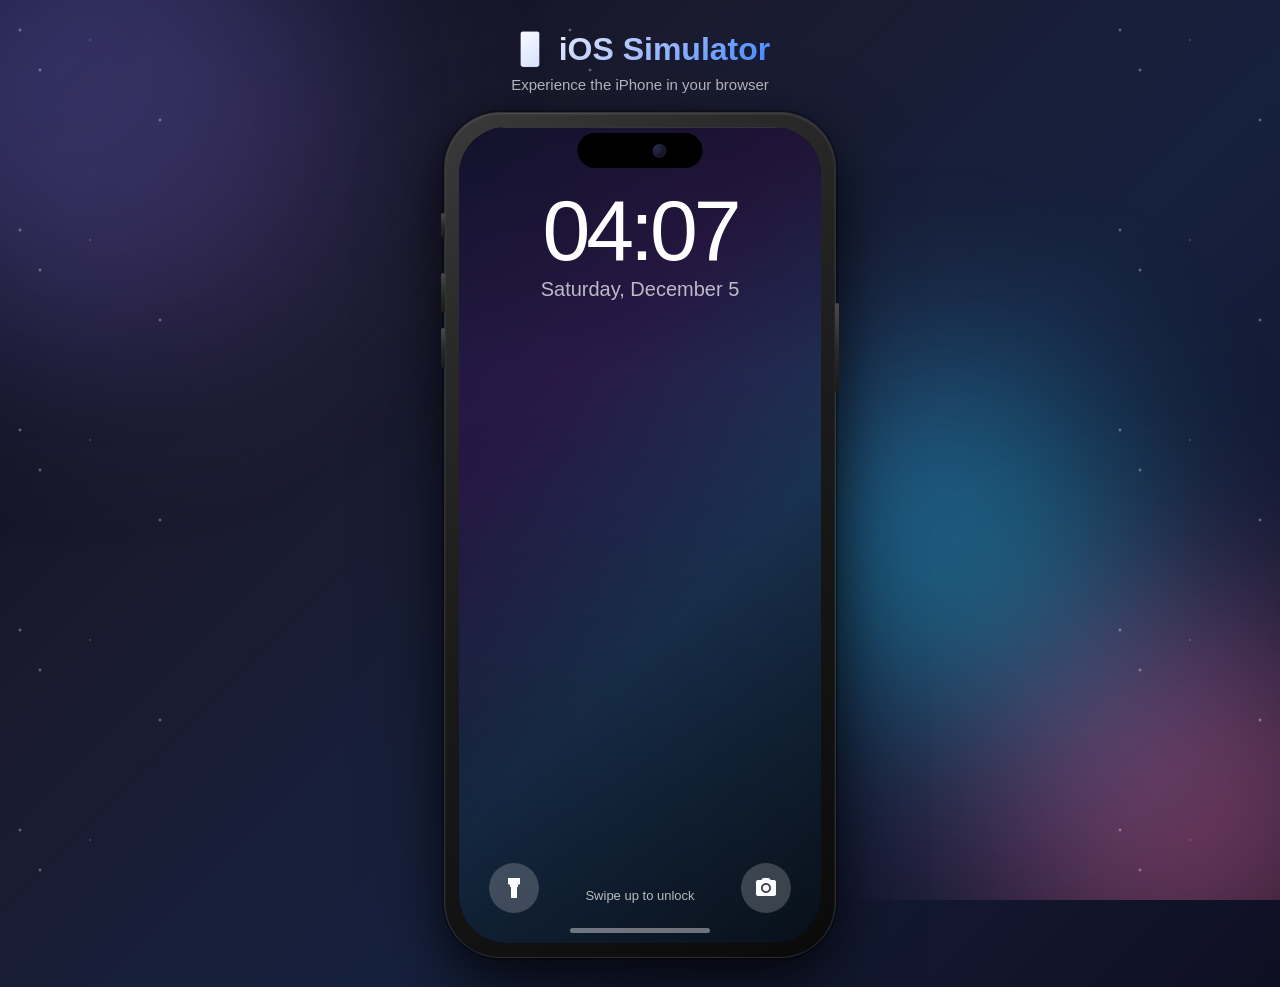
<file: index.html>
<!DOCTYPE html>
<html lang="th">
<head>
    <meta charset="UTF-8">
    <meta name="viewport" content="width=device-width, initial-scale=1.0">
    <title>آخر رسالة — The Last Message</title>
    <meta name="description" content="Experience iOS in your browser with this realistic iPhone simulator">
<link rel="stylesheet" href="simulator.css">
    <link rel="stylesheet" href="game.css">
</head>
<body>
    <!-- Animated Background -->
    <div class="background-container">
        <div class="gradient-orb orb-1"></div>
        <div class="gradient-orb orb-2"></div>
        <div class="gradient-orb orb-3"></div>
        <div class="stars"></div>
    </div>

    <!-- Page Title -->
    <div class="page-title">
        <h1>📱 iOS Simulator</h1>
        <p>Experience the iPhone in your browser</p>
    </div>

    <div class="simulator-container">
        <div class="iphone-frame">
            <!-- Dynamic Island -->
            <div class="dynamic-island" id="dynamic-island">
                <div class="island-content">
                    <div class="island-camera"></div>
                    <div class="island-indicator" id="island-indicator"></div>
                </div>
            </div>

            <!-- Screen Content -->
            <div class="screen" id="screen">
                <!-- Lock Screen -->
                <div class="lock-screen" id="lock-screen">
                    <div class="lock-status-bar">
                        <div class="lock-time" id="lock-time">21:15</div>
                        <div class="lock-date" id="lock-date">Monday, December 23</div>
                    </div>
                    
                    <div class="lock-widgets">
                        <div class="widget weather-widget" id="lock-weather-widget">
                            <div class="widget-icon">☀️</div>
                            <div class="widget-info">
                                <span class="widget-temp">24°</span>
                                <span class="widget-location">Cairo</span>
                            </div>
                        </div>
                    </div>
                    
                    <div class="lock-bottom">
                        <div class="flashlight-btn">
                            <svg viewBox="0 0 24 24" fill="currentColor"><path d="M6 2v6l2 1v2h8V9l2-1V2H6zm3 9v11h6V11H9z"/></svg>
                        </div>
                        <div class="swipe-indicator">
                            <span>Swipe up to unlock</span>
                            <p class="lock-hint-note" id="lock-hint"></p>
                        </div>
                        <div class="camera-btn">
                            <svg viewBox="0 0 24 24" fill="currentColor"><path d="M12 15.2c1.8 0 3.2-1.4 3.2-3.2s-1.4-3.2-3.2-3.2-3.2 1.4-3.2 3.2 1.4 3.2 3.2 3.2zM9 2L7.2 4H4c-1.1 0-2 .9-2 2v12c0 1.1.9 2 2 2h16c1.1 0 2-.9 2-2V6c0-1.1-.9-2-2-2h-3.2L15 2H9zm3 15c-2.8 0-5-2.2-5-5s2.2-5 5-5 5 2.2 5 5-2.2 5-5 5z"/></svg>
                        </div>
                    </div>
                </div>

                <!-- Home Screen -->
                <div class="home-screen" id="home-screen" style="display: none;">
                    <!-- Status Bar -->
                    <div class="status-bar">
                        <div class="status-left">
                            <span class="time" id="status-time">21:15</span>
                        </div>
                        <div class="status-right">
                            <div class="signal-bars">
                                <span class="bar"></span>
                                <span class="bar"></span>
                                <span class="bar"></span>
                                <span class="bar"></span>
                            </div>
                            <span class="wifi-icon">
                                <svg viewBox="0 0 24 24" fill="currentColor">
                                    <path d="M1 9l2 2c4.97-4.97 13.03-4.97 18 0l2-2C16.93 2.93 7.08 2.93 1 9zm8 8l3 3 3-3c-1.65-1.66-4.34-1.66-6 0zm-4-4l2 2c2.76-2.76 7.24-2.76 10 0l2-2C15.14 9.14 8.87 9.14 5 13z"/>
                                </svg>
                            </span>
                            <span class="battery">
                                <div class="battery-level"></div>
                            </span>
                        </div>
                    </div>

                    <!-- Case guidance (story-driven, game.js) -->
                    <div class="guidance-bar" id="guidance-bar">
                        <div class="g-text"><span class="g-chapter">الفصل 1</span><span class="g-goal">جارٍ تحميل القصة…</span></div>
                        <button class="g-case-btn" onclick="window.Game && Game.openCaseFile()">ملف القضية</button>
                    </div>

                    <!-- Wallpaper -->
                    <div class="wallpaper" id="wallpaper"></div>

                    <!-- App Grid -->
                    <div class="app-grid">
                        <!-- Page 1 -->
                        <div class="app-page active" id="page-1">
                            <!-- Row 1 -->
                            <div class="app-icon" data-app="weather">
                                <div class="icon-img weather-app-icon">
                                    <div class="weather-icon-bg">
                                        <span class="temp-display">24°</span>
                                        <div class="cloud-icon"></div>
                                    </div>
                                </div>
                                <span class="app-name">Weather</span>
                            </div>
                            <div class="app-icon" data-app="clock">
                                <div class="icon-img clock-app-icon">
                                    <div class="clock-face">
                                        <div class="clock-hand hour"></div>
                                        <div class="clock-hand minute"></div>
                                    </div>
                                </div>
                                <span class="app-name">Clock</span>
                            </div>
                            <div class="app-icon" data-app="calculator">
                                <div class="icon-img calculator-icon">
                                    <div class="calc-display">+</div>
                                    <div class="calc-buttons">
                                        <span></span><span></span><span></span>
                                        <span></span><span></span><span></span>
                                    </div>
                                </div>
                                <span class="app-name">Calculator</span>
                            </div>
                            <div class="app-icon" data-app="photos">
                                <div class="icon-img photos-icon">
                                    <div class="photo-flower"></div>
                                </div>
                                <span class="app-name">Photos</span>
                            </div>

                            <!-- Row 2 -->
                            <div class="app-icon" data-app="camera">
                                <div class="icon-img camera-icon">
                                    <div class="camera-lens"></div>
                                </div>
                                <span class="app-name">Camera</span>
                            </div>
                            <div class="app-icon" data-app="notes">
                                <div class="icon-img notes-icon">
                                    <div class="notes-lines"></div>
                                </div>
                                <span class="app-name">Notes</span>
                            </div>
                            <div class="app-icon" data-app="settings">
                                <div class="icon-img settings-icon">
                                    <div class="gear"></div>
                                </div>
                                <span class="app-name">Settings</span>
                            </div>
                            <div class="app-icon" data-app="safari">
                                <div class="icon-img safari-icon">
                                    <div class="compass"></div>
                                </div>
                                <span class="app-name">Safari</span>
                            </div>

                            <!-- Row 3 -->
                            <div class="app-icon" data-app="music">
                                <div class="icon-img music-icon">
                                    <div class="music-note">♪</div>
                                </div>
                                <span class="app-name">Music</span>
                            </div>
                            <div class="app-icon" data-app="maps">
                                <div class="icon-img maps-icon">
                                    <div class="map-marker"></div>
                                </div>
                                <span class="app-name">Maps</span>
                            </div>
                            <div class="app-icon" data-app="messages">
                                <div class="icon-img messages-icon">
                                    <div class="message-bubble">...</div>
                                </div>
                                <span class="app-name">Messages</span>
                            </div>
                            <div class="app-icon" data-app="mail">
                                <div class="icon-img mail-icon">
                                    <div class="mail-envelope"></div>
                                </div>
                                <span class="app-name">Mail</span>
                            </div>

                            <!-- Row 4 -->
                            <div class="app-icon" data-app="appstore">
                                <div class="icon-img appstore-icon">
                                    <div class="appstore-a">A</div>
                                </div>
                                <span class="app-name">App Store</span>
                            </div>
                            <div class="app-icon" data-app="files">
                                <div class="icon-img files-icon">
                                    <div class="folder"></div>
                                </div>
                                <span class="app-name">Files</span>
                            </div>
                            <div class="app-icon" data-app="health">
                                <div class="icon-img health-icon">
                                    <div class="heart">❤️</div>
                                </div>
                                <span class="app-name">Health</span>
                            </div>
                            <div class="app-icon" data-app="casefile">
                                <div class="icon-img" style="background:#8e6c2f;display:flex;align-items:center;justify-content:center;font-size:28px;">🗂️</div>
                                <span class="app-name">Case File</span>
                            </div>
                            <div class="app-icon" data-app="wallet">
                                <div class="icon-img wallet-icon">
                                    <div class="cards"></div>
                                </div>
                                <span class="app-name">Wallet</span>
                            </div>
                        </div>
                    </div>

                    <!-- Page Dots -->
                    <div class="page-dots">
                        <span class="dot active"></span>
                        <span class="dot"></span>
                        <span class="dot"></span>
                    </div>

                    <!-- Dock -->
                    <div class="dock">
                        <div class="dock-bg"></div>
                        <div class="dock-icons">
                            <div class="app-icon dock-icon" data-app="phone">
                                <div class="icon-img phone-icon">
                                    <div class="phone-receiver"></div>
                                </div>
                            </div>
                            <div class="app-icon dock-icon" data-app="safari">
                                <div class="icon-img safari-icon">
                                    <div class="compass"></div>
                                </div>
                            </div>
                            <div class="app-icon dock-icon" data-app="messages">
                                <div class="icon-img messages-icon">
                                    <div class="message-bubble">...</div>
                                </div>
                            </div>
                            <div class="app-icon dock-icon" data-app="music">
                                <div class="icon-img music-icon">
                                    <div class="music-note">♪</div>
                                </div>
                            </div>
                        </div>
                    </div>
                </div>

                <!-- App View Container -->
                <div class="app-view" id="app-view" style="display: none;">
                    <iframe id="app-iframe" src="" frameborder="0"></iframe>
                    <div class="app-loading" id="app-loading">
                        <div class="app-loading-icon"></div>
                        <p>Loading...</p>
                    </div>
                </div>

                <!-- Control Center -->
                <div class="control-center" id="control-center">
                    <div class="control-handle"></div>
                    <div class="control-grid">
                        <div class="control-group connectivity">
                            <div class="control-btn active" id="airplane-btn">
                                <svg viewBox="0 0 24 24" fill="currentColor"><path d="M21 16v-2l-8-5V3.5c0-.83-.67-1.5-1.5-1.5S10 2.67 10 3.5V9l-8 5v2l8-2.5V19l-2 1.5V22l3.5-1 3.5 1v-1.5L13 19v-5.5l8 2.5z"/></svg>
                            </div>
                            <div class="control-btn active" id="wifi-btn">
                                <svg viewBox="0 0 24 24" fill="currentColor"><path d="M1 9l2 2c4.97-4.97 13.03-4.97 18 0l2-2C16.93 2.93 7.08 2.93 1 9zm8 8l3 3 3-3c-1.65-1.66-4.34-1.66-6 0zm-4-4l2 2c2.76-2.76 7.24-2.76 10 0l2-2C15.14 9.14 8.87 9.14 5 13z"/></svg>
                            </div>
                            <div class="control-btn" id="bluetooth-btn">
                                <svg viewBox="0 0 24 24" fill="currentColor"><path d="M17.71 7.71L12 2h-1v7.59L6.41 5 5 6.41 10.59 12 5 17.59 6.41 19 11 14.41V22h1l5.71-5.71-4.3-4.29 4.3-4.29zM13 5.83l1.88 1.88L13 9.59V5.83zm1.88 10.46L13 18.17v-3.76l1.88 1.88z"/></svg>
                            </div>
                            <div class="control-btn" id="airdrop-btn">
                                <svg viewBox="0 0 24 24" fill="currentColor"><path d="M12 2C6.48 2 2 6.48 2 12s4.48 10 10 10 10-4.48 10-10S17.52 2 12 2zm-1 17.93c-3.95-.49-7-3.85-7-7.93 0-.62.08-1.21.21-1.79L9 15v1c0 1.1.9 2 2 2v1.93zm6.9-2.54c-.26-.81-1-1.39-1.9-1.39h-1v-3c0-.55-.45-1-1-1H8v-2h2c.55 0 1-.45 1-1V7h2c1.1 0 2-.9 2-2v-.41c2.93 1.19 5 4.06 5 7.41 0 2.08-.8 3.97-2.1 5.39z"/></svg>
                            </div>
                        </div>
                        <div class="control-group media">
                            <div class="control-large music-control">
                                <div class="now-playing">
                                    <div class="album-art">🎵</div>
                                    <div class="track-info">
                                        <span class="track-name">Not Playing</span>
                                        <span class="artist-name">—</span>
                                    </div>
                                </div>
                                <div class="playback-controls">
                                    <button class="play-btn">⏸</button>
                                    <button class="next-btn">⏭</button>
                                </div>
                            </div>
                        </div>
                        <div class="control-group utilities">
                            <div class="control-btn" id="flashlight-btn">
                                <svg viewBox="0 0 24 24" fill="currentColor"><path d="M6 2v6l2 1v2h8V9l2-1V2H6zm3 9v11h6V11H9z"/></svg>
                            </div>
                            <div class="control-btn" id="timer-btn">
                                <svg viewBox="0 0 24 24" fill="currentColor"><path d="M15 1H9v2h6V1zm-4 13h2V8h-2v6zm8.03-6.61l1.42-1.42c-.43-.51-.9-.99-1.41-1.41l-1.42 1.42C16.07 4.74 14.12 4 12 4c-4.97 0-9 4.03-9 9s4.03 9 9 9 9-4.03 9-9c0-2.12-.74-4.07-1.97-5.61zM12 20c-3.87 0-7-3.13-7-7s3.13-7 7-7 7 3.13 7 7-3.13 7-7 7z"/></svg>
                            </div>
                            <div class="control-btn" id="calc-btn">
                                <svg viewBox="0 0 24 24" fill="currentColor"><path d="M19 3H5c-1.1 0-2 .9-2 2v14c0 1.1.9 2 2 2h14c1.1 0 2-.9 2-2V5c0-1.1-.9-2-2-2zm-7 14h-2v-2h2v2zm0-4h-2V9h2v4zm4 4h-2v-6h2v6zm0-8h-2V7h2v2zM8 17H6v-2h2v2zm0-4H6v-2h2v2zm0-4H6V7h2v2z"/></svg>
                            </div>
                            <div class="control-btn" id="camera-ctrl-btn">
                                <svg viewBox="0 0 24 24" fill="currentColor"><path d="M12 15.2c1.8 0 3.2-1.4 3.2-3.2s-1.4-3.2-3.2-3.2-3.2 1.4-3.2 3.2 1.4 3.2 3.2 3.2zM9 2L7.2 4H4c-1.1 0-2 .9-2 2v12c0 1.1.9 2 2 2h16c1.1 0 2-.9 2-2V6c0-1.1-.9-2-2-2h-3.2L15 2H9z"/></svg>
                            </div>
                        </div>
                        <div class="control-group sliders">
                            <div class="slider-control brightness">
                                <svg viewBox="0 0 24 24" fill="currentColor"><path d="M20 8.69V4h-4.69L12 .69 8.69 4H4v4.69L.69 12 4 15.31V20h4.69L12 23.31 15.31 20H20v-4.69L23.31 12 20 8.69zM12 18c-3.31 0-6-2.69-6-6s2.69-6 6-6 6 2.69 6 6-2.69 6-6 6zm0-10c-2.21 0-4 1.79-4 4s1.79 4 4 4 4-1.79 4-4-1.79-4-4-4z"/></svg>
                                <div class="slider-track">
                                    <div class="slider-fill" style="height: 70%"></div>
                                </div>
                            </div>
                            <div class="slider-control volume">
                                <svg viewBox="0 0 24 24" fill="currentColor"><path d="M3 9v6h4l5 5V4L7 9H3zm13.5 3c0-1.77-1.02-3.29-2.5-4.03v8.05c1.48-.73 2.5-2.25 2.5-4.02zM14 3.23v2.06c2.89.86 5 3.54 5 6.71s-2.11 5.85-5 6.71v2.06c4.01-.91 7-4.49 7-8.77s-2.99-7.86-7-8.77z"/></svg>
                                <div class="slider-track">
                                    <div class="slider-fill" style="height: 50%"></div>
                                </div>
                            </div>
                        </div>
                    </div>
                </div>

                <!-- Notification banner (story events) -->
                <div class="notify-banner" id="notify-banner"><span class="nb-title"></span><span class="nb-body"></span></div>

                <!-- Passcode lock (story.lock.passcode, checked in game.js) -->
                <div class="passcode-overlay" id="passcode-overlay" lang="ar" dir="rtl">
                    <h2>أدخل رمز القفل</h2>
                    <p class="pc-sub">هذا تليفون سلمى — الرمز من 4 أرقام</p>
                    <div id="passcode-dots"><span class="dot"></span><span class="dot"></span><span class="dot"></span><span class="dot"></span></div>
                    <p class="pc-error" id="passcode-error"></p>
                    <div class="pc-keypad">
                        <button class="pc-key" onclick="Game.pressKey('1')">1</button>
                        <button class="pc-key" onclick="Game.pressKey('2')">2</button>
                        <button class="pc-key" onclick="Game.pressKey('3')">3</button>
                        <button class="pc-key" onclick="Game.pressKey('4')">4</button>
                        <button class="pc-key" onclick="Game.pressKey('5')">5</button>
                        <button class="pc-key" onclick="Game.pressKey('6')">6</button>
                        <button class="pc-key" onclick="Game.pressKey('7')">7</button>
                        <button class="pc-key" onclick="Game.pressKey('8')">8</button>
                        <button class="pc-key" onclick="Game.pressKey('9')">9</button>
                        <button class="pc-key small" onclick="Game.pressKey('cancel')">إلغاء</button>
                        <button class="pc-key" onclick="Game.pressKey('0')">0</button>
                        <button class="pc-key small" onclick="Game.pressKey('del')">⌫</button>
                    </div>
                    <button class="pc-hint-btn" id="passcode-hint-btn" style="display:none" onclick="Game.showPasscodeHint()">نسيت الرمز؟ فين ألاقيه؟</button>
                    <div class="pc-hint" id="passcode-hint"></div>
                </div>

                <!-- Case file / deductions (rendered by game.js) -->
                <div class="game-overlay" id="case-overlay" lang="ar" dir="rtl">
                    <div class="go-head"><h2>ملف القضية</h2><button onclick="Game.closeCaseFile()">إغلاق ✕</button></div>
                    <div class="go-body" id="case-content"></div>
                </div>

                <!-- Deduction (rendered by game.js) -->
                <div class="game-overlay" id="ded-overlay" lang="ar" dir="rtl">
                    <div class="go-head"><h2 id="ded-title">استنتاج</h2><button onclick="Game.closeDeduction()">إغلاق ✕</button></div>
                    <div class="go-body">
                        <p id="ded-q" style="font-size:17px;line-height:1.6"></p>
                        <div id="ded-body"></div>
                        <p class="ded-hint" id="ded-hint"></p>
                        <button class="ded-submit" id="ded-submit">تأكيد الاستنتاج</button>
                    </div>
                </div>

                <!-- Ending (rendered by game.js) -->
                <div class="game-overlay" id="ending-overlay" lang="ar" dir="rtl">
                    <div class="go-head"><h2 id="ending-title">النهاية</h2><button onclick="Game.closeEnding()">إغلاق ✕</button></div>
                    <div class="go-body"><p id="ending-text"></p></div>
                    <div class="ending-actions">
                        <button id="ending-retry" onclick="Game.retryFromCh4()">↩ إعادة من الفصل 4 (تقدّمك محفوظ)</button>
                        <button id="ending-close" onclick="Game.closeEnding()">كمّل التصفح</button>
                    </div>
                </div>

                <!-- Home Indicator -->
                <div class="home-indicator" id="home-indicator"></div>
            </div>

            <!-- Side Buttons -->
            <div class="side-button volume-up"></div>
            <div class="side-button volume-down"></div>
            <div class="side-button power"></div>
            <div class="side-button silent-switch"></div>
        </div>
    </div>

    <!-- Toast -->
    <div class="toast" id="toast">
        <span class="toast-message" id="toast-message"></span>
    </div>

    <script src="simulator.js"></script>
    <script src="game.js"></script>
</body>
</html>
</file>
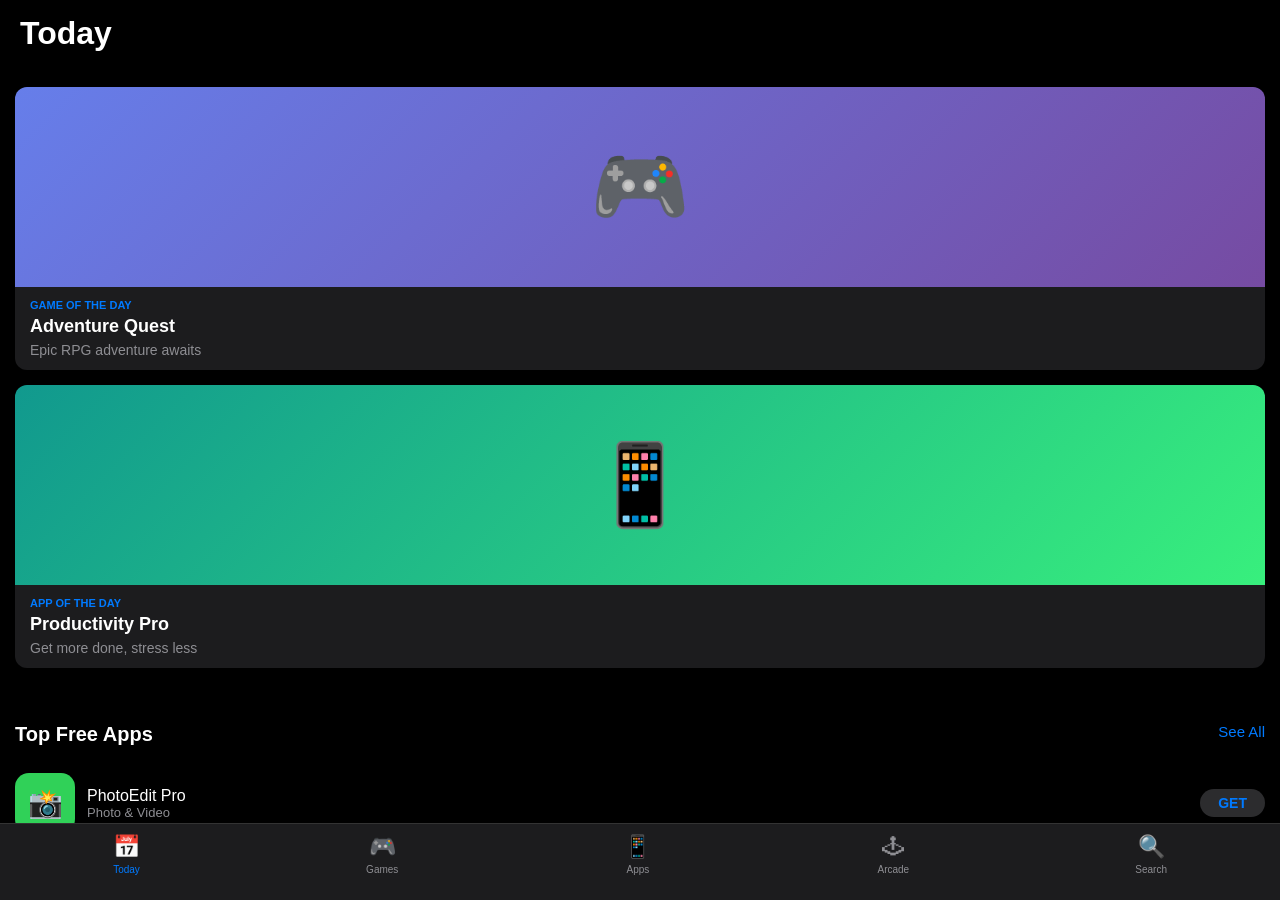
<file: apps/appstore.html>
<!DOCTYPE html>
<html lang="en">
<head>
    <meta charset="UTF-8">
    <meta name="viewport" content="width=device-width, initial-scale=1.0, user-scalable=no">
    <title>App Store</title>
    <style>
        * { margin: 0; padding: 0; box-sizing: border-box; }
        html, body { font-family: -apple-system, sans-serif; height: 100%; background: #000; color: white; overflow: hidden; }
        .appstore { display: flex; flex-direction: column; height: 100%; }
        .header { padding: 15px 20px; }
        .header h1 { font-size: 32px; font-weight: 700; }
        .content { flex: 1; overflow-y: auto; padding-bottom: 80px; }
        .section { padding: 20px 15px; }
        .section-header { display: flex; justify-content: space-between; margin-bottom: 15px; }
        .section-title { font-size: 20px; font-weight: 600; }
        .see-all { color: #007aff; font-size: 15px; }
        /* Featured Card */
        .featured-card { border-radius: 12px; overflow: hidden; margin-bottom: 15px; cursor: pointer; }
        .featured-image { height: 200px; display: flex; align-items: center; justify-content: center; font-size: 80px; }
        .featured-info { padding: 12px 15px; background: #1c1c1e; }
        .featured-label { font-size: 11px; color: #007aff; text-transform: uppercase; font-weight: 600; }
        .featured-title { font-size: 18px; font-weight: 600; margin: 5px 0; }
        .featured-desc { font-size: 14px; color: #8e8e93; }
        /* App Row */
        .app-row { display: flex; gap: 12px; padding: 12px 0; border-bottom: 1px solid #333; align-items: center; }
        .app-row:last-child { border-bottom: none; }
        .app-icon { width: 60px; height: 60px; border-radius: 14px; display: flex; align-items: center; justify-content: center; font-size: 28px; }
        .app-info { flex: 1; }
        .app-name { font-size: 16px; font-weight: 500; }
        .app-category { font-size: 13px; color: #8e8e93; }
        .get-btn { padding: 6px 18px; background: #2c2c2e; border-radius: 15px; color: #007aff; font-size: 14px; font-weight: 600; border: none; cursor: pointer; }
        /* Horizontal Scroll */
        .app-scroll { display: flex; gap: 15px; overflow-x: auto; padding-bottom: 10px; }
        .app-card { flex-shrink: 0; width: 160px; cursor: pointer; }
        .app-card-icon { width: 160px; height: 160px; border-radius: 20px; display: flex; align-items: center; justify-content: center; font-size: 60px; margin-bottom: 10px; }
        .app-card-name { font-size: 14px; font-weight: 500; }
        .app-card-cat { font-size: 12px; color: #8e8e93; }
        /* Tab Bar */
        .tab-bar { position: fixed; bottom: 0; left: 0; right: 0; display: flex; justify-content: space-around; padding: 10px 0 25px; background: #1c1c1e; border-top: 1px solid #333; }
        .tab-item { display: flex; flex-direction: column; align-items: center; gap: 4px; background: none; border: none; color: #8e8e93; font-size: 10px; cursor: pointer; }
        .tab-item.active { color: #007aff; }
        .tab-icon { font-size: 22px; }
    </style>
</head>
<body>
    <div class="appstore">
        <div class="header"><h1>Today</h1></div>
        <div class="content">
            <!-- Featured -->
            <div class="section">
                <div class="featured-card">
                    <div class="featured-image" style="background: linear-gradient(135deg, #667eea, #764ba2);">🎮</div>
                    <div class="featured-info">
                        <div class="featured-label">Game of the Day</div>
                        <div class="featured-title">Adventure Quest</div>
                        <div class="featured-desc">Epic RPG adventure awaits</div>
                    </div>
                </div>
                <div class="featured-card">
                    <div class="featured-image" style="background: linear-gradient(135deg, #11998e, #38ef7d);">📱</div>
                    <div class="featured-info">
                        <div class="featured-label">App of the Day</div>
                        <div class="featured-title">Productivity Pro</div>
                        <div class="featured-desc">Get more done, stress less</div>
                    </div>
                </div>
            </div>
            <!-- Top Charts -->
            <div class="section">
                <div class="section-header">
                    <span class="section-title">Top Free Apps</span>
                    <span class="see-all">See All</span>
                </div>
                <div class="app-row">
                    <div class="app-icon" style="background: #30d158;">📸</div>
                    <div class="app-info"><div class="app-name">PhotoEdit Pro</div><div class="app-category">Photo & Video</div></div>
                    <button class="get-btn">GET</button>
                </div>
                <div class="app-row">
                    <div class="app-icon" style="background: #ff2d55;">💪</div>
                    <div class="app-info"><div class="app-name">FitTrack</div><div class="app-category">Health & Fitness</div></div>
                    <button class="get-btn">GET</button>
                </div>
                <div class="app-row">
                    <div class="app-icon" style="background: #007aff;">📚</div>
                    <div class="app-info"><div class="app-name">LearnLang</div><div class="app-category">Education</div></div>
                    <button class="get-btn">GET</button>
                </div>
            </div>
            <!-- Must-Have Apps -->
            <div class="section">
                <div class="section-header">
                    <span class="section-title">Must-Have Apps</span>
                    <span class="see-all">See All</span>
                </div>
                <div class="app-scroll">
                    <div class="app-card">
                        <div class="app-card-icon" style="background: linear-gradient(135deg, #fc5c7d, #6a82fb);">🎵</div>
                        <div class="app-card-name">MusicFlow</div>
                        <div class="app-card-cat">Music</div>
                    </div>
                    <div class="app-card">
                        <div class="app-card-icon" style="background: linear-gradient(135deg, #ee0979, #ff6a00);">🎬</div>
                        <div class="app-card-name">VideoMaker</div>
                        <div class="app-card-cat">Photo & Video</div>
                    </div>
                    <div class="app-card">
                        <div class="app-card-icon" style="background: linear-gradient(135deg, #00b4db, #0083b0);">💬</div>
                        <div class="app-card-name">ChatNow</div>
                        <div class="app-card-cat">Social</div>
                    </div>
                </div>
            </div>
        </div>
        <div class="tab-bar">
            <button class="tab-item active"><span class="tab-icon">📅</span><span>Today</span></button>
            <button class="tab-item"><span class="tab-icon">🎮</span><span>Games</span></button>
            <button class="tab-item"><span class="tab-icon">📱</span><span>Apps</span></button>
            <button class="tab-item"><span class="tab-icon">🕹</span><span>Arcade</span></button>
            <button class="tab-item"><span class="tab-icon">🔍</span><span>Search</span></button>
        </div>
    </div>
</body>
</html>
</file>
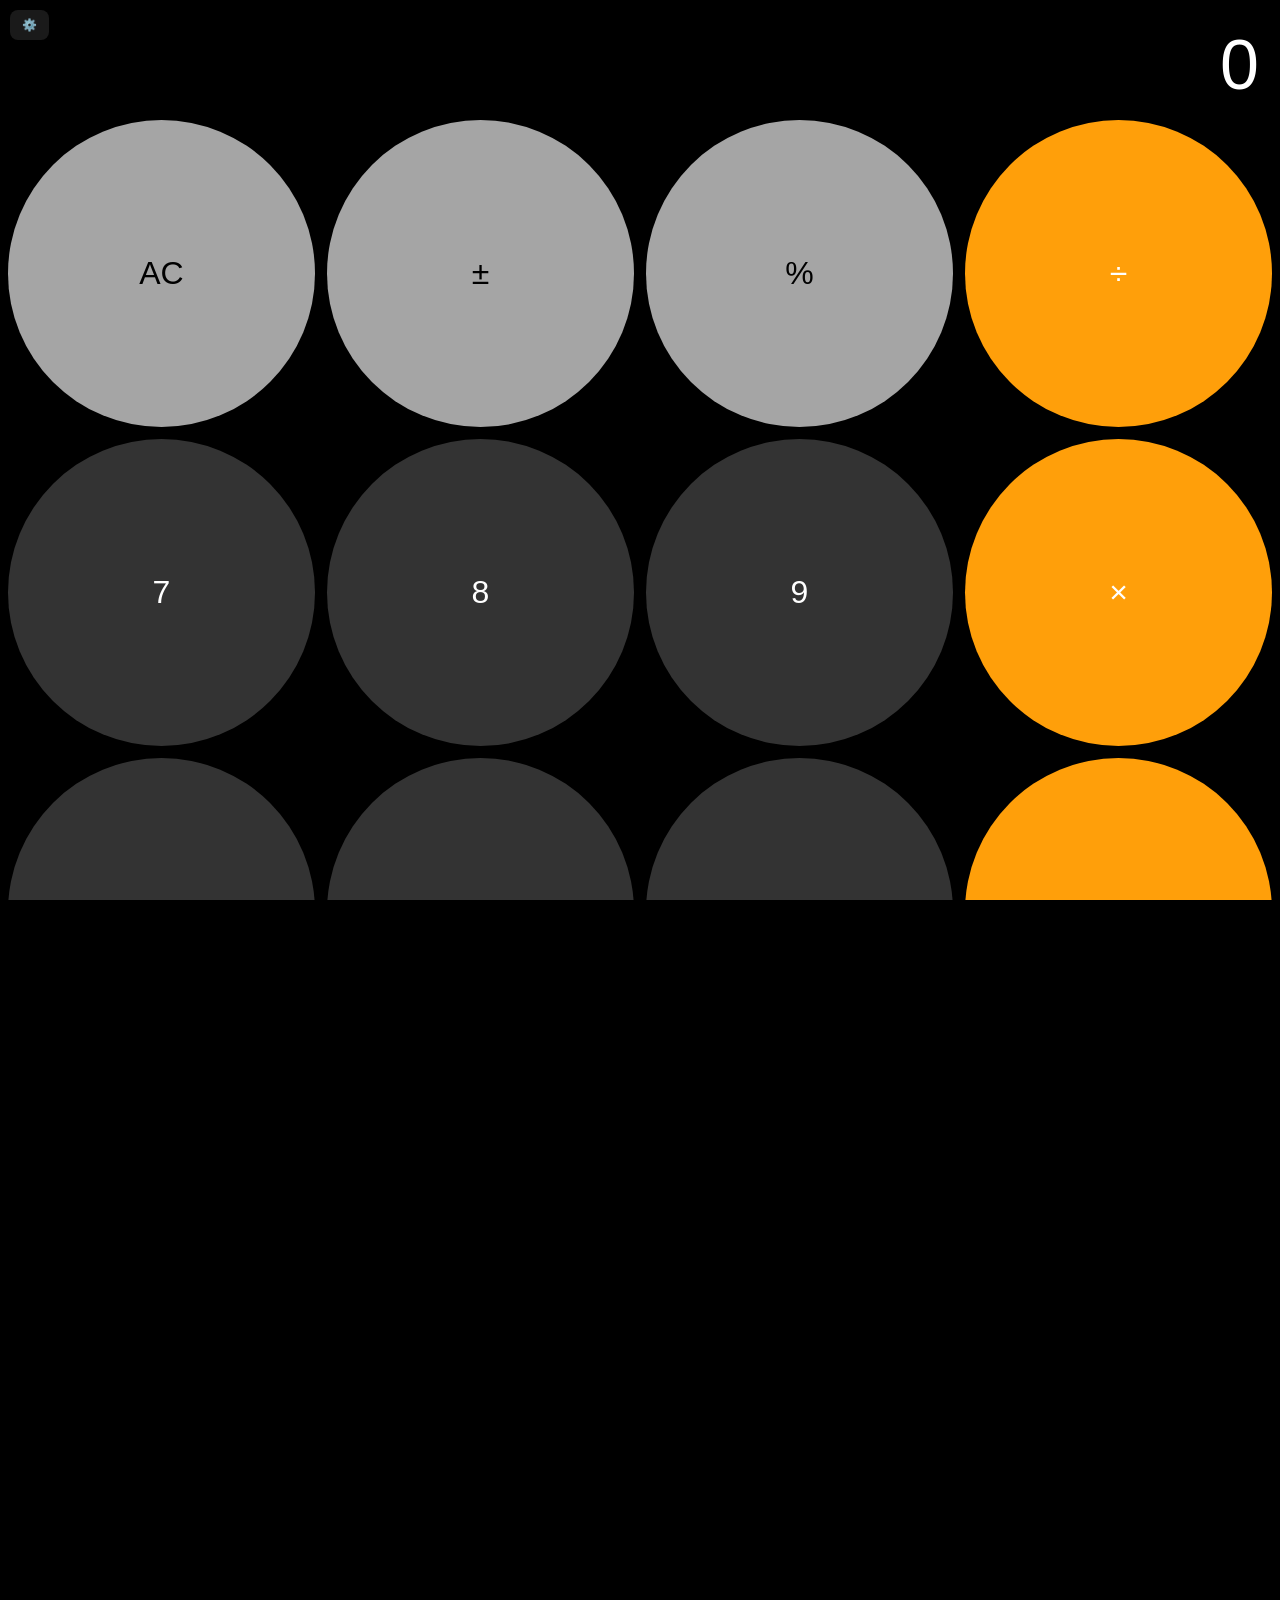
<file: apps/calculator.html>
<!DOCTYPE html>
<html lang="en">
<head>
    <meta charset="UTF-8">
    <meta name="viewport" content="width=device-width, initial-scale=1.0, user-scalable=no">
    <title>Calculator</title>
<style>
        * { margin: 0; padding: 0; box-sizing: border-box; }
        
        html, body {
            font-family: -apple-system, BlinkMacSystemFont, 'Segoe UI', Roboto, 'Helvetica Neue', Arial, sans-serif;
            height: 100%;
            background: #000;
            color: white;
            overflow: hidden;
            -webkit-font-smoothing: antialiased;
        }

        .calculator {
            display: flex;
            flex-direction: column;
            height: 100%;
            padding: 0 8px 20px;
        }

        /* Display */
        .display {
            flex: 1;
            display: flex;
            flex-direction: column;
            justify-content: flex-end;
            align-items: flex-end;
            padding: 20px 15px;
            min-height: 120px;
        }

        .display-value {
            font-size: 70px;
            font-weight: 300;
            letter-spacing: -2px;
            line-height: 1;
            max-width: 100%;
            overflow: hidden;
            text-overflow: ellipsis;
            transition: font-size 0.1s ease;
        }

        .display-value.small { font-size: 55px; }
        .display-value.smaller { font-size: 45px; }
        .display-value.smallest { font-size: 35px; }

        /* Button Grid */
        .buttons {
            display: grid;
            grid-template-columns: repeat(4, 1fr);
            gap: 12px;
        }

        .btn {
            aspect-ratio: 1;
            border-radius: 50%;
            border: none;
            font-size: 32px;
            font-weight: 400;
            font-family: inherit;
            cursor: pointer;
            display: flex;
            align-items: center;
            justify-content: center;
            transition: all 0.1s ease;
            -webkit-tap-highlight-color: transparent;
            user-select: none;
        }

        .btn:active {
            transform: scale(0.95);
        }

        /* Number buttons */
        .btn-number {
            background: #333;
            color: white;
        }

        .btn-number:active {
            background: #737373;
        }

        /* Zero button - wide */
        .btn-zero {
            grid-column: span 2;
            border-radius: 40px;
            aspect-ratio: auto;
            height: 80px;
            justify-content: flex-start;
            padding-left: 32px;
        }

        /* Operator buttons */
        .btn-operator {
            background: #ff9f0a;
            color: white;
        }

        .btn-operator:active,
        .btn-operator.active {
            background: white;
            color: #ff9f0a;
        }

        /* Function buttons */
        .btn-function {
            background: #a5a5a5;
            color: #000;
        }

        .btn-function:active {
            background: #d9d9d9;
        }

        /* Scientific Mode Toggle */
        .mode-toggle {
            position: absolute;
            top: 10px;
            left: 10px;
            padding: 8px 12px;
            background: rgba(255,255,255,0.1);
            border: none;
            border-radius: 8px;
            color: white;
            font-size: 12px;
            cursor: pointer;
        }

        /* Scientific buttons */
        .scientific-row {
            display: none;
            grid-template-columns: repeat(5, 1fr);
            gap: 8px;
            margin-bottom: 10px;
        }

        .scientific-row.active {
            display: grid;
        }

        .btn-sci {
            height: 45px;
            border-radius: 8px;
            background: #1c1c1c;
            color: white;
            border: none;
            font-size: 16px;
            cursor: pointer;
        }

        .btn-sci:active {
            background: #444;
        }
    </style>
</head>
<body>
    <div class="calculator">
        <button class="mode-toggle" id="mode-toggle">⚙️</button>
        
        <div class="display">
            <div class="display-value" id="display">0</div>
        </div>

        <!-- Scientific Row -->
        <div class="scientific-row" id="scientific-row">
            <button class="btn-sci" data-action="sin">sin</button>
            <button class="btn-sci" data-action="cos">cos</button>
            <button class="btn-sci" data-action="tan">tan</button>
            <button class="btn-sci" data-action="log">log</button>
            <button class="btn-sci" data-action="ln">ln</button>
            <button class="btn-sci" data-action="sqrt">√</button>
            <button class="btn-sci" data-action="pow2">x²</button>
            <button class="btn-sci" data-action="pow3">x³</button>
            <button class="btn-sci" data-action="pi">π</button>
            <button class="btn-sci" data-action="e">e</button>
        </div>

        <div class="buttons">
            <button class="btn btn-function" data-action="clear">AC</button>
            <button class="btn btn-function" data-action="negate">±</button>
            <button class="btn btn-function" data-action="percent">%</button>
            <button class="btn btn-operator" data-action="divide">÷</button>

            <button class="btn btn-number" data-number="7">7</button>
            <button class="btn btn-number" data-number="8">8</button>
            <button class="btn btn-number" data-number="9">9</button>
            <button class="btn btn-operator" data-action="multiply">×</button>

            <button class="btn btn-number" data-number="4">4</button>
            <button class="btn btn-number" data-number="5">5</button>
            <button class="btn btn-number" data-number="6">6</button>
            <button class="btn btn-operator" data-action="subtract">−</button>

            <button class="btn btn-number" data-number="1">1</button>
            <button class="btn btn-number" data-number="2">2</button>
            <button class="btn btn-number" data-number="3">3</button>
            <button class="btn btn-operator" data-action="add">+</button>

            <button class="btn btn-number btn-zero" data-number="0">0</button>
            <button class="btn btn-number" data-action="decimal">.</button>
            <button class="btn btn-operator" data-action="equals">=</button>
        </div>
    </div>

    <script>
        let currentValue = '0';
        let previousValue = null;
        let operation = null;
        let shouldResetDisplay = false;

        const display = document.getElementById('display');

        function updateDisplay() {
            let val = currentValue;
            
            // Format number
            if (!isNaN(parseFloat(val)) && val !== '') {
                const num = parseFloat(val);
                if (Math.abs(num) >= 1e10) {
                    val = num.toExponential(5);
                } else if (val.includes('.')) {
                    // Keep decimals as typed
                } else {
                    val = num.toLocaleString('en-US', { maximumFractionDigits: 8 });
                }
            }
            
            display.textContent = val;
            
            // Adjust font size based on length
            display.classList.remove('small', 'smaller', 'smallest');
            if (val.length > 9) display.classList.add('smallest');
            else if (val.length > 7) display.classList.add('smaller');
            else if (val.length > 5) display.classList.add('small');
        }

        function inputNumber(num) {
            if (shouldResetDisplay) {
                currentValue = num;
                shouldResetDisplay = false;
            } else {
                if (currentValue === '0' && num !== '.') {
                    currentValue = num;
                } else if (currentValue.replace(/[^0-9]/g, '').length < 9) {
                    currentValue += num;
                }
            }
            document.querySelector('.btn-function[data-action="clear"]').textContent = 'C';
            updateDisplay();
        }

        function inputDecimal() {
            if (shouldResetDisplay) {
                currentValue = '0.';
                shouldResetDisplay = false;
            } else if (!currentValue.includes('.')) {
                currentValue += '.';
            }
            updateDisplay();
        }

        function calculate() {
            if (previousValue === null || operation === null) return;
            
            const prev = parseFloat(previousValue);
            const curr = parseFloat(currentValue);
            let result;

            switch (operation) {
                case 'add': result = prev + curr; break;
                case 'subtract': result = prev - curr; break;
                case 'multiply': result = prev * curr; break;
                case 'divide': result = curr !== 0 ? prev / curr : 'Error'; break;
            }

            currentValue = result === 'Error' ? 'Error' : String(result);
            previousValue = null;
            operation = null;
            shouldResetDisplay = true;
            
            // Remove active state from operators
            document.querySelectorAll('.btn-operator').forEach(b => b.classList.remove('active'));
            updateDisplay();
        }

        function setOperation(op) {
            if (operation !== null && !shouldResetDisplay) {
                calculate();
            }
            previousValue = currentValue;
            operation = op;
            shouldResetDisplay = true;
            
            // Highlight active operator
            document.querySelectorAll('.btn-operator').forEach(b => b.classList.remove('active'));
            const opMap = { add: '+', subtract: '−', multiply: '×', divide: '÷' };
            document.querySelectorAll('.btn-operator').forEach(b => {
                if (b.textContent === opMap[op]) b.classList.add('active');
            });
        }

        function clear() {
            const btn = document.querySelector('.btn-function[data-action="clear"]');
            if (btn.textContent === 'C') {
                currentValue = '0';
                btn.textContent = 'AC';
            } else {
                currentValue = '0';
                previousValue = null;
                operation = null;
            }
            shouldResetDisplay = false;
            document.querySelectorAll('.btn-operator').forEach(b => b.classList.remove('active'));
            updateDisplay();
        }

        function negate() {
            if (currentValue !== '0') {
                currentValue = currentValue.startsWith('-') 
                    ? currentValue.slice(1) 
                    : '-' + currentValue;
                updateDisplay();
            }
        }

        function percent() {
            currentValue = String(parseFloat(currentValue) / 100);
            updateDisplay();
        }

        // Scientific functions
        function scientificFunc(func) {
            const val = parseFloat(currentValue);
            let result;
            switch(func) {
                case 'sin': result = Math.sin(val * Math.PI / 180); break;
                case 'cos': result = Math.cos(val * Math.PI / 180); break;
                case 'tan': result = Math.tan(val * Math.PI / 180); break;
                case 'log': result = Math.log10(val); break;
                case 'ln': result = Math.log(val); break;
                case 'sqrt': result = Math.sqrt(val); break;
                case 'pow2': result = Math.pow(val, 2); break;
                case 'pow3': result = Math.pow(val, 3); break;
                case 'pi': result = Math.PI; break;
                case 'e': result = Math.E; break;
            }
            currentValue = String(result);
            shouldResetDisplay = true;
            updateDisplay();
        }

        // Event Listeners
        document.querySelectorAll('.btn-number').forEach(btn => {
            btn.addEventListener('click', () => {
                const num = btn.dataset.number;
                if (num) inputNumber(num);
            });
        });

        document.querySelectorAll('.btn-operator').forEach(btn => {
            btn.addEventListener('click', () => {
                const action = btn.dataset.action;
                if (action === 'equals') calculate();
                else if (action === 'decimal') inputDecimal();
                else setOperation(action);
            });
        });

        document.querySelectorAll('.btn-function').forEach(btn => {
            btn.addEventListener('click', () => {
                const action = btn.dataset.action;
                if (action === 'clear') clear();
                else if (action === 'negate') negate();
                else if (action === 'percent') percent();
            });
        });

        document.querySelectorAll('.btn-sci').forEach(btn => {
            btn.addEventListener('click', () => scientificFunc(btn.dataset.action));
        });

        document.getElementById('mode-toggle').addEventListener('click', () => {
            document.getElementById('scientific-row').classList.toggle('active');
        });

        // Keyboard support
        document.addEventListener('keydown', (e) => {
            if (e.key >= '0' && e.key <= '9') inputNumber(e.key);
            else if (e.key === '.') inputDecimal();
            else if (e.key === '+') setOperation('add');
            else if (e.key === '-') setOperation('subtract');
            else if (e.key === '*') setOperation('multiply');
            else if (e.key === '/') setOperation('divide');
            else if (e.key === 'Enter' || e.key === '=') calculate();
            else if (e.key === 'Escape' || e.key === 'c') clear();
            else if (e.key === '%') percent();
        });

        updateDisplay();
    </script>
</body>
</html>
</file>
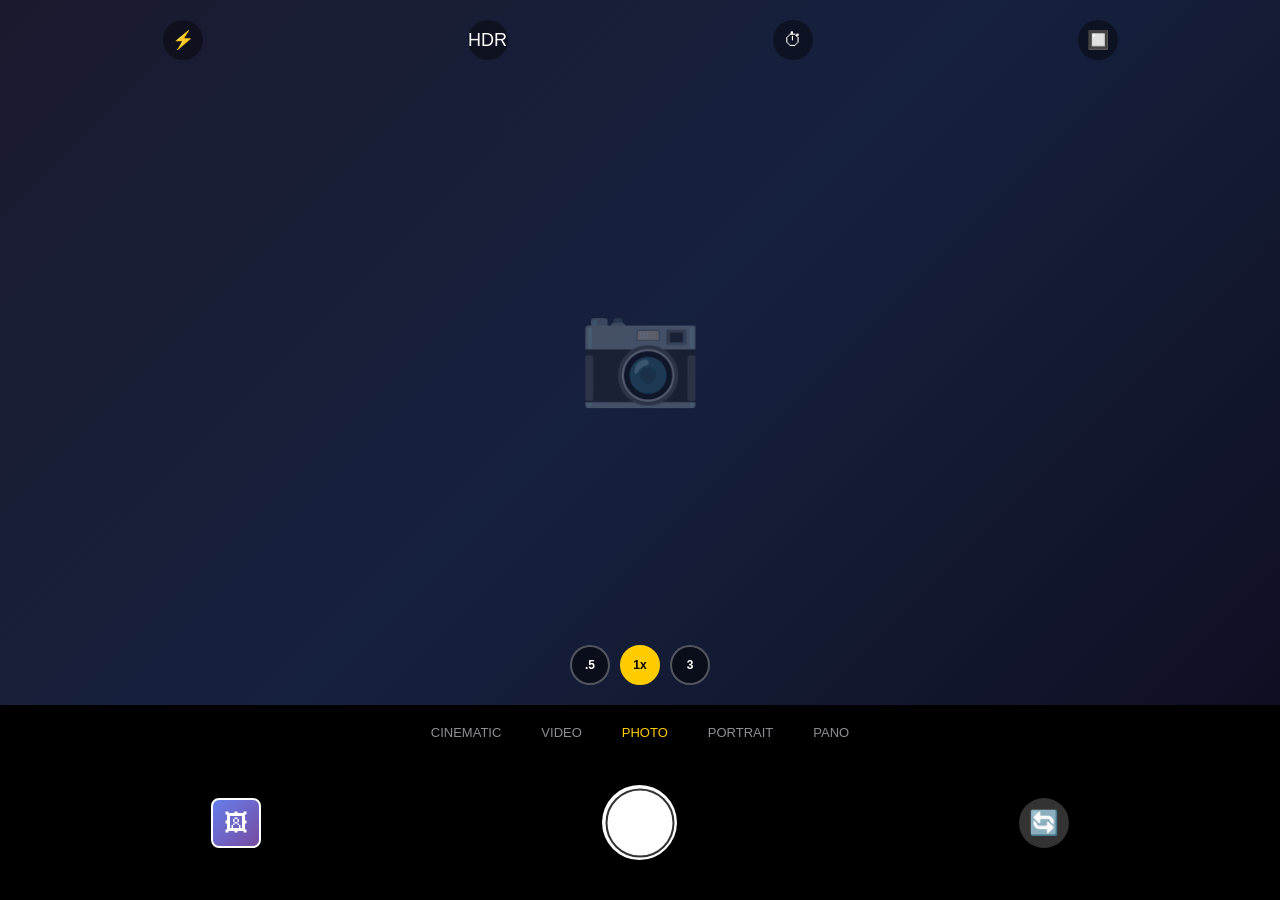
<file: apps/camera.html>
<!DOCTYPE html>
<html lang="en">
<head>
    <meta charset="UTF-8">
    <meta name="viewport" content="width=device-width, initial-scale=1.0, user-scalable=no">
    <title>Camera</title>
    <style>
        * { margin: 0; padding: 0; box-sizing: border-box; }
        
        html, body {
            font-family: -apple-system, sans-serif;
            height: 100%;
            background: #000;
            color: white;
            overflow: hidden;
        }

        .camera-app {
            display: flex;
            flex-direction: column;
            height: 100%;
        }

        /* Viewfinder */
        .viewfinder {
            flex: 1;
            background: linear-gradient(135deg, #1a1a2e 0%, #16213e 50%, #0f0f23 100%);
            display: flex;
            align-items: center;
            justify-content: center;
            position: relative;
        }

        .focus-square {
            width: 80px;
            height: 80px;
            border: 2px solid #ffcc00;
            position: absolute;
            opacity: 0;
            transition: opacity 0.3s;
        }

        .focus-square.active {
            opacity: 1;
            animation: focusPulse 0.5s ease;
        }

        @keyframes focusPulse {
            0% { transform: scale(1.3); opacity: 0; }
            50% { transform: scale(1); opacity: 1; }
            100% { transform: scale(1); opacity: 1; }
        }

        .preview-icon {
            font-size: 100px;
            opacity: 0.3;
        }

        /* Top Controls */
        .top-controls {
            position: absolute;
            top: 20px;
            left: 0;
            right: 0;
            display: flex;
            justify-content: space-around;
            padding: 0 30px;
        }

        .top-btn {
            background: rgba(0, 0, 0, 0.4);
            border: none;
            color: white;
            width: 40px;
            height: 40px;
            border-radius: 50%;
            font-size: 18px;
            cursor: pointer;
        }

        .top-btn.active { color: #ffcc00; }

        /* Mode Selector */
        .mode-selector {
            display: flex;
            justify-content: center;
            gap: 20px;
            padding: 15px;
            background: rgba(0,0,0,0.5);
        }

        .mode-btn {
            background: none;
            border: none;
            color: #8e8e93;
            font-size: 13px;
            font-weight: 500;
            cursor: pointer;
            padding: 5px 10px;
        }

        .mode-btn.active {
            color: #ffcc00;
        }

        /* Bottom Controls */
        .bottom-controls {
            display: flex;
            justify-content: space-around;
            align-items: center;
            padding: 25px 40px 40px;
            background: #000;
        }

        .gallery-preview {
            width: 50px;
            height: 50px;
            border-radius: 8px;
            background: linear-gradient(135deg, #667eea, #764ba2);
            display: flex;
            align-items: center;
            justify-content: center;
            font-size: 24px;
            border: 2px solid white;
        }

        .shutter-btn {
            width: 75px;
            height: 75px;
            border-radius: 50%;
            background: white;
            border: 4px solid rgba(255,255,255,0.3);
            cursor: pointer;
            position: relative;
            transition: transform 0.1s;
        }

        .shutter-btn:active {
            transform: scale(0.95);
        }

        .shutter-btn::after {
            content: '';
            position: absolute;
            top: 50%;
            left: 50%;
            transform: translate(-50%, -50%);
            width: 65px;
            height: 65px;
            border-radius: 50%;
            border: 2px solid #333;
        }

        .flip-btn {
            width: 50px;
            height: 50px;
            border-radius: 50%;
            background: rgba(255,255,255,0.2);
            border: none;
            color: white;
            font-size: 24px;
            cursor: pointer;
        }

        /* Flash Effect */
        .flash-overlay {
            position: fixed;
            top: 0;
            left: 0;
            right: 0;
            bottom: 0;
            background: white;
            opacity: 0;
            pointer-events: none;
            z-index: 100;
        }

        .flash-overlay.active {
            animation: flash 0.3s ease;
        }

        @keyframes flash {
            0% { opacity: 0; }
            20% { opacity: 1; }
            100% { opacity: 0; }
        }

        /* Zoom Indicator */
        .zoom-indicator {
            position: absolute;
            bottom: 20px;
            left: 50%;
            transform: translateX(-50%);
            display: flex;
            gap: 10px;
        }

        .zoom-btn {
            width: 40px;
            height: 40px;
            border-radius: 50%;
            background: rgba(0,0,0,0.5);
            border: 2px solid rgba(255,255,255,0.3);
            color: white;
            font-size: 12px;
            font-weight: 600;
            cursor: pointer;
        }

        .zoom-btn.active {
            background: #ffcc00;
            color: #000;
            border-color: #ffcc00;
        }
    </style>
</head>
<body>
    <div class="camera-app">
        <div class="viewfinder" id="viewfinder">
            <div class="top-controls">
                <button class="top-btn" id="btn-flash">⚡</button>
                <button class="top-btn">HDR</button>
                <button class="top-btn" id="btn-timer">⏱</button>
                <button class="top-btn">🔲</button>
            </div>
            
            <div class="preview-icon">📷</div>
            
            <div class="focus-square" id="focus-square"></div>
            
            <div class="zoom-indicator">
                <button class="zoom-btn">.5</button>
                <button class="zoom-btn active">1x</button>
                <button class="zoom-btn">3</button>
            </div>
        </div>

        <div class="mode-selector">
            <button class="mode-btn">CINEMATIC</button>
            <button class="mode-btn">VIDEO</button>
            <button class="mode-btn active">PHOTO</button>
            <button class="mode-btn">PORTRAIT</button>
            <button class="mode-btn">PANO</button>
        </div>

        <div class="bottom-controls">
            <div class="gallery-preview">🖼</div>
            <button class="shutter-btn" id="shutter-btn"></button>
            <button class="flip-btn">🔄</button>
        </div>

        <div class="flash-overlay" id="flash-overlay"></div>
    </div>

    <script>
        const shutterBtn = document.getElementById('shutter-btn');
        const flashOverlay = document.getElementById('flash-overlay');
        const viewfinder = document.getElementById('viewfinder');
        const focusSquare = document.getElementById('focus-square');
        const btnFlash = document.getElementById('btn-flash');
        let flashEnabled = false;

        // Shutter
        shutterBtn.addEventListener('click', () => {
            flashOverlay.classList.add('active');
            setTimeout(() => flashOverlay.classList.remove('active'), 300);
        });

        // Focus on tap
        viewfinder.addEventListener('click', (e) => {
            const rect = viewfinder.getBoundingClientRect();
            const x = e.clientX - rect.left - 40;
            const y = e.clientY - rect.top - 40;
            
            focusSquare.style.left = x + 'px';
            focusSquare.style.top = y + 'px';
            focusSquare.classList.remove('active');
            void focusSquare.offsetWidth;
            focusSquare.classList.add('active');
            
            setTimeout(() => focusSquare.classList.remove('active'), 1500);
        });

        // Flash toggle
        btnFlash.addEventListener('click', () => {
            flashEnabled = !flashEnabled;
            btnFlash.classList.toggle('active', flashEnabled);
        });

        // Mode selector
        document.querySelectorAll('.mode-btn').forEach(btn => {
            btn.addEventListener('click', () => {
                document.querySelectorAll('.mode-btn').forEach(b => b.classList.remove('active'));
                btn.classList.add('active');
            });
        });

        // Zoom
        document.querySelectorAll('.zoom-btn').forEach(btn => {
            btn.addEventListener('click', () => {
                document.querySelectorAll('.zoom-btn').forEach(b => b.classList.remove('active'));
                btn.classList.add('active');
            });
        });
    </script>
</body>
</html>
</file>
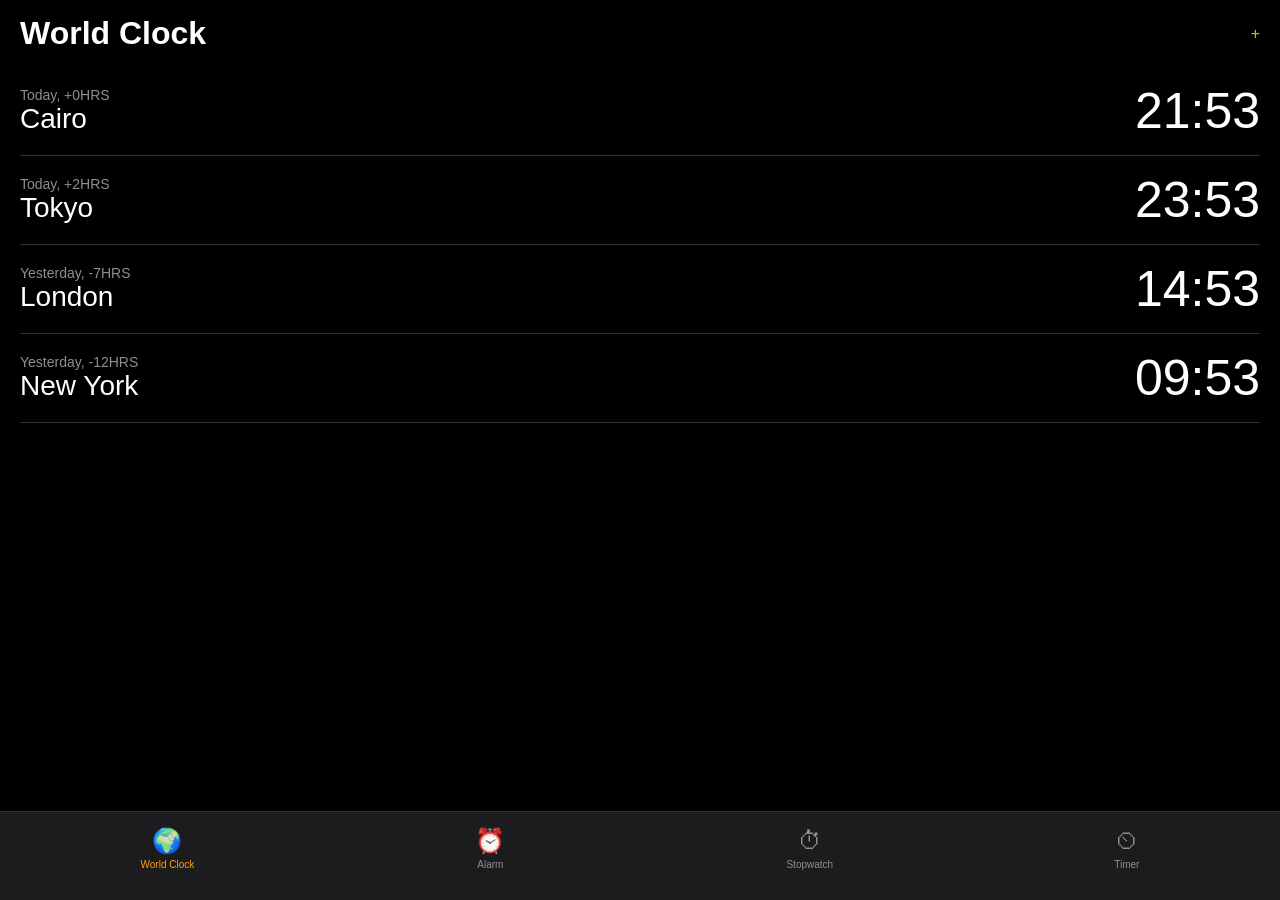
<file: apps/clock.html>
<!DOCTYPE html>
<html lang="en">
<head>
    <meta charset="UTF-8">
    <meta name="viewport" content="width=device-width, initial-scale=1.0, user-scalable=no">
    <title>Clock</title>
<style>
        * { margin: 0; padding: 0; box-sizing: border-box; }
        
        html, body {
            font-family: -apple-system, BlinkMacSystemFont, 'Segoe UI', Roboto, 'Helvetica Neue', Arial, sans-serif;
            height: 100%;
            background: #000;
            color: white;
            overflow: hidden;
        }

        .clock-app {
            display: flex;
            flex-direction: column;
            height: 100%;
        }

        /* Header */
        .header {
            padding: 15px 20px;
            display: flex;
            justify-content: space-between;
            align-items: center;
        }

        .header h1 {
            font-size: 32px;
            font-weight: 700;
        }

        .header-btn {
            background: none;
            border: none;
            color: #ff9f0a;
            font-size: 16px;
            cursor: pointer;
        }

        /* Tab Content */
        .tab-content {
            flex: 1;
            overflow-y: auto;
            padding: 0 20px;
        }

        .tab-panel {
            display: none;
        }

        .tab-panel.active {
            display: block;
        }

        /* Tab Bar */
        .tab-bar {
            display: flex;
            justify-content: space-around;
            padding: 10px 0 25px;
            background: #1c1c1e;
            border-top: 1px solid #333;
        }

        .tab-item {
            display: flex;
            flex-direction: column;
            align-items: center;
            gap: 4px;
            background: none;
            border: none;
            color: #8e8e93;
            font-size: 10px;
            cursor: pointer;
            padding: 5px 15px;
        }

        .tab-item.active {
            color: #ff9f0a;
        }

        .tab-icon {
            font-size: 24px;
        }

        /* World Clock */
        .world-clock-item {
            display: flex;
            justify-content: space-between;
            align-items: center;
            padding: 15px 0;
            border-bottom: 1px solid #333;
        }

        .city-info .city-diff {
            font-size: 14px;
            color: #8e8e93;
        }

        .city-info .city-name {
            font-size: 28px;
            font-weight: 300;
        }

        .city-time {
            font-size: 50px;
            font-weight: 200;
        }

        .city-time small {
            font-size: 24px;
        }

        /* Alarm List */
        .alarm-item {
            display: flex;
            justify-content: space-between;
            align-items: center;
            padding: 15px 0;
            border-bottom: 1px solid #333;
        }

        .alarm-time {
            font-size: 50px;
            font-weight: 200;
            color: #fff;
        }

        .alarm-time small {
            font-size: 24px;
        }

        .alarm-label {
            font-size: 14px;
            color: #8e8e93;
        }

        .alarm-time.disabled, .alarm-label.disabled {
            color: #555;
        }

        /* Toggle Switch */
        .toggle {
            width: 51px;
            height: 31px;
            background: #39393d;
            border-radius: 16px;
            position: relative;
            cursor: pointer;
            transition: background 0.3s;
        }

        .toggle.active {
            background: #30d158;
        }

        .toggle::after {
            content: '';
            position: absolute;
            width: 27px;
            height: 27px;
            background: white;
            border-radius: 50%;
            top: 2px;
            left: 2px;
            transition: transform 0.3s;
        }

        .toggle.active::after {
            transform: translateX(20px);
        }

        /* Stopwatch */
        .stopwatch-display {
            text-align: center;
            padding: 40px 0;
        }

        .stopwatch-time {
            font-size: 80px;
            font-weight: 200;
            font-variant-numeric: tabular-nums;
        }

        .stopwatch-controls {
            display: flex;
            justify-content: space-around;
            padding: 30px 0;
        }

        .stopwatch-btn {
            width: 80px;
            height: 80px;
            border-radius: 50%;
            border: 2px solid;
            font-size: 16px;
            font-weight: 500;
            cursor: pointer;
            display: flex;
            align-items: center;
            justify-content: center;
        }

        .btn-lap {
            background: #333;
            border-color: #333;
            color: white;
        }

        .btn-start {
            background: rgba(48, 209, 88, 0.3);
            border-color: #30d158;
            color: #30d158;
        }

        .btn-stop {
            background: rgba(255, 59, 48, 0.3);
            border-color: #ff3b30;
            color: #ff3b30;
        }

        .lap-list {
            border-top: 1px solid #333;
        }

        .lap-item {
            display: flex;
            justify-content: space-between;
            padding: 12px 0;
            border-bottom: 1px solid #333;
            font-size: 16px;
        }

        .lap-item.best { color: #30d158; }
        .lap-item.worst { color: #ff3b30; }

        /* Timer */
        .timer-display {
            text-align: center;
            padding: 40px 0;
        }

        .timer-picker {
            display: flex;
            justify-content: center;
            gap: 10px;
            font-size: 40px;
            font-weight: 200;
        }

        .timer-picker select {
            background: transparent;
            border: none;
            color: white;
            font-size: 40px;
            font-weight: 200;
            text-align: center;
            -webkit-appearance: none;
        }

        .timer-picker select option {
            background: #1c1c1e;
        }

        .timer-time {
            font-size: 80px;
            font-weight: 200;
            font-variant-numeric: tabular-nums;
        }

        .timer-controls {
            display: flex;
            justify-content: space-around;
            padding: 30px 0;
        }
    </style>
</head>
<body>
    <div class="clock-app">
        <div class="header">
            <h1 id="header-title">World Clock</h1>
            <button class="header-btn" id="header-btn">+</button>
        </div>

        <div class="tab-content">
            <!-- World Clock Tab -->
            <div class="tab-panel active" id="panel-world">
                <div class="world-clock-item">
                    <div class="city-info">
                        <div class="city-diff">Today, +0HRS</div>
                        <div class="city-name">Cairo</div>
                    </div>
                    <div class="city-time" id="cairo-time">21:53</div>
                </div>
                <div class="world-clock-item">
                    <div class="city-info">
                        <div class="city-diff">Today, +2HRS</div>
                        <div class="city-name">Tokyo</div>
                    </div>
                    <div class="city-time" id="tokyo-time">23:53</div>
                </div>
                <div class="world-clock-item">
                    <div class="city-info">
                        <div class="city-diff">Yesterday, -7HRS</div>
                        <div class="city-name">London</div>
                    </div>
                    <div class="city-time" id="london-time">14:53</div>
                </div>
                <div class="world-clock-item">
                    <div class="city-info">
                        <div class="city-diff">Yesterday, -12HRS</div>
                        <div class="city-name">New York</div>
                    </div>
                    <div class="city-time" id="newyork-time">09:53</div>
                </div>
            </div>

            <!-- Alarm Tab -->
            <div class="tab-panel" id="panel-alarm">
                <div class="alarm-item">
                    <div>
                        <div class="alarm-time">06:30<small> AM</small></div>
                        <div class="alarm-label">Wake Up</div>
                    </div>
                    <div class="toggle active" data-alarm="1"></div>
                </div>
                <div class="alarm-item">
                    <div>
                        <div class="alarm-time disabled">07:00<small> AM</small></div>
                        <div class="alarm-label disabled">Weekdays</div>
                    </div>
                    <div class="toggle" data-alarm="2"></div>
                </div>
                <div class="alarm-item">
                    <div>
                        <div class="alarm-time">08:00<small> AM</small></div>
                        <div class="alarm-label">Weekend</div>
                    </div>
                    <div class="toggle active" data-alarm="3"></div>
                </div>
            </div>

            <!-- Stopwatch Tab -->
            <div class="tab-panel" id="panel-stopwatch">
                <div class="stopwatch-display">
                    <div class="stopwatch-time" id="stopwatch-display">00:00.00</div>
                </div>
                <div class="stopwatch-controls">
                    <button class="stopwatch-btn btn-lap" id="btn-lap">Lap</button>
                    <button class="stopwatch-btn btn-start" id="btn-stopwatch">Start</button>
                </div>
                <div class="lap-list" id="lap-list"></div>
            </div>

            <!-- Timer Tab -->
            <div class="tab-panel" id="panel-timer">
                <div class="timer-display" id="timer-picker-container">
                    <div class="timer-picker">
                        <select id="timer-hours">
                            ${[...Array(24)].map((_, i) => `<option value="${i}">${i}</option>`).join('')}
                        </select>
                        <span>:</span>
                        <select id="timer-minutes">
                            ${[...Array(60)].map((_, i) => `<option value="${i}">${i.toString().padStart(2, '0')}</option>`).join('')}
                        </select>
                        <span>:</span>
                        <select id="timer-seconds">
                            ${[...Array(60)].map((_, i) => `<option value="${i}">${i.toString().padStart(2, '0')}</option>`).join('')}
                        </select>
                    </div>
                </div>
                <div class="timer-display" id="timer-running-container" style="display:none;">
                    <div class="timer-time" id="timer-display">00:00:00</div>
                </div>
                <div class="timer-controls">
                    <button class="stopwatch-btn btn-lap" id="btn-timer-cancel">Cancel</button>
                    <button class="stopwatch-btn btn-start" id="btn-timer">Start</button>
                </div>
            </div>
        </div>

        <div class="tab-bar">
            <button class="tab-item active" data-tab="world">
                <span class="tab-icon">🌍</span>
                <span>World Clock</span>
            </button>
            <button class="tab-item" data-tab="alarm">
                <span class="tab-icon">⏰</span>
                <span>Alarm</span>
            </button>
            <button class="tab-item" data-tab="stopwatch">
                <span class="tab-icon">⏱</span>
                <span>Stopwatch</span>
            </button>
            <button class="tab-item" data-tab="timer">
                <span class="tab-icon">⏲</span>
                <span>Timer</span>
            </button>
        </div>
    </div>

    <script>
        // Tab Navigation
        const tabs = document.querySelectorAll('.tab-item');
        const panels = document.querySelectorAll('.tab-panel');
        const headerTitle = document.getElementById('header-title');
        const titles = { world: 'World Clock', alarm: 'Alarm', stopwatch: 'Stopwatch', timer: 'Timer' };

        tabs.forEach(tab => {
            tab.addEventListener('click', () => {
                tabs.forEach(t => t.classList.remove('active'));
                panels.forEach(p => p.classList.remove('active'));
                tab.classList.add('active');
                document.getElementById(`panel-${tab.dataset.tab}`).classList.add('active');
                headerTitle.textContent = titles[tab.dataset.tab];
            });
        });

        // Toggle switches
        document.querySelectorAll('.toggle').forEach(toggle => {
            toggle.addEventListener('click', () => {
                toggle.classList.toggle('active');
                const item = toggle.closest('.alarm-item');
                const time = item.querySelector('.alarm-time');
                const label = item.querySelector('.alarm-label');
                time.classList.toggle('disabled', !toggle.classList.contains('active'));
                label.classList.toggle('disabled', !toggle.classList.contains('active'));
            });
        });

        // World Clock - Update times
        function updateWorldClocks() {
            const now = new Date();
            const cairoTime = new Date(now.toLocaleString('en-US', { timeZone: 'Asia/Cairo' }));
            const tokyoTime = new Date(now.toLocaleString('en-US', { timeZone: 'Asia/Tokyo' }));
            const londonTime = new Date(now.toLocaleString('en-US', { timeZone: 'Europe/London' }));
            const nyTime = new Date(now.toLocaleString('en-US', { timeZone: 'America/New_York' }));

            const format = (d) => d.getHours().toString().padStart(2, '0') + ':' + d.getMinutes().toString().padStart(2, '0');

            document.getElementById('cairo-time').textContent = format(cairoTime);
            document.getElementById('tokyo-time').textContent = format(tokyoTime);
            document.getElementById('london-time').textContent = format(londonTime);
            document.getElementById('newyork-time').textContent = format(nyTime);
        }
        setInterval(updateWorldClocks, 1000);
        updateWorldClocks();

        // Stopwatch
        let stopwatchInterval = null;
        let stopwatchTime = 0;
        let laps = [];
        const stopwatchDisplay = document.getElementById('stopwatch-display');
        const btnStopwatch = document.getElementById('btn-stopwatch');
        const btnLap = document.getElementById('btn-lap');
        const lapList = document.getElementById('lap-list');

        function formatStopwatch(ms) {
            const mins = Math.floor(ms / 60000);
            const secs = Math.floor((ms % 60000) / 1000);
            const cents = Math.floor((ms % 1000) / 10);
            return `${mins.toString().padStart(2, '0')}:${secs.toString().padStart(2, '0')}.${cents.toString().padStart(2, '0')}`;
        }

        function updateStopwatch() {
            stopwatchTime += 10;
            stopwatchDisplay.textContent = formatStopwatch(stopwatchTime);
        }

        function renderLaps() {
            if (laps.length === 0) {
                lapList.innerHTML = '';
                return;
            }
            const best = Math.min(...laps.map(l => l.time));
            const worst = Math.max(...laps.map(l => l.time));
            lapList.innerHTML = laps.slice().reverse().map(lap => {
                let cls = '';
                if (laps.length > 2) {
                    if (lap.time === best) cls = 'best';
                    else if (lap.time === worst) cls = 'worst';
                }
                return `<div class="lap-item ${cls}"><span>Lap ${lap.num}</span><span>${formatStopwatch(lap.time)}</span></div>`;
            }).join('');
        }

        btnStopwatch.addEventListener('click', () => {
            if (stopwatchInterval) {
                clearInterval(stopwatchInterval);
                stopwatchInterval = null;
                btnStopwatch.textContent = 'Start';
                btnStopwatch.classList.remove('btn-stop');
                btnStopwatch.classList.add('btn-start');
                btnLap.textContent = 'Reset';
            } else {
                stopwatchInterval = setInterval(updateStopwatch, 10);
                btnStopwatch.textContent = 'Stop';
                btnStopwatch.classList.remove('btn-start');
                btnStopwatch.classList.add('btn-stop');
                btnLap.textContent = 'Lap';
            }
        });

        btnLap.addEventListener('click', () => {
            if (stopwatchInterval) {
                const lastLapEnd = laps.length > 0 ? laps[laps.length - 1].total : 0;
                laps.push({ num: laps.length + 1, time: stopwatchTime - lastLapEnd, total: stopwatchTime });
                renderLaps();
            } else if (stopwatchTime > 0) {
                stopwatchTime = 0;
                laps = [];
                stopwatchDisplay.textContent = '00:00.00';
                lapList.innerHTML = '';
                btnLap.textContent = 'Lap';
            }
        });

        // Timer
        let timerInterval = null;
        let timerTime = 0;
        const timerDisplay = document.getElementById('timer-display');
        const btnTimer = document.getElementById('btn-timer');
        const btnTimerCancel = document.getElementById('btn-timer-cancel');
        const timerPickerContainer = document.getElementById('timer-picker-container');
        const timerRunningContainer = document.getElementById('timer-running-container');

        function formatTimer(secs) {
            const h = Math.floor(secs / 3600);
            const m = Math.floor((secs % 3600) / 60);
            const s = secs % 60;
            return `${h.toString().padStart(2, '0')}:${m.toString().padStart(2, '0')}:${s.toString().padStart(2, '0')}`;
        }

        function updateTimer() {
            timerTime--;
            timerDisplay.textContent = formatTimer(timerTime);
            if (timerTime <= 0) {
                clearInterval(timerInterval);
                timerInterval = null;
                alert('⏰ Timer finished!');
                resetTimer();
            }
        }

        function resetTimer() {
            clearInterval(timerInterval);
            timerInterval = null;
            timerPickerContainer.style.display = 'block';
            timerRunningContainer.style.display = 'none';
            btnTimer.textContent = 'Start';
            btnTimer.classList.remove('btn-stop');
            btnTimer.classList.add('btn-start');
        }

        btnTimer.addEventListener('click', () => {
            if (timerInterval) {
                clearInterval(timerInterval);
                timerInterval = null;
                btnTimer.textContent = 'Resume';
                btnTimer.classList.remove('btn-stop');
                btnTimer.classList.add('btn-start');
            } else {
                if (timerPickerContainer.style.display !== 'none') {
                    const h = parseInt(document.getElementById('timer-hours').value);
                    const m = parseInt(document.getElementById('timer-minutes').value);
                    const s = parseInt(document.getElementById('timer-seconds').value);
                    timerTime = h * 3600 + m * 60 + s;
                    if (timerTime === 0) return;
                    timerPickerContainer.style.display = 'none';
                    timerRunningContainer.style.display = 'block';
                }
                timerDisplay.textContent = formatTimer(timerTime);
                timerInterval = setInterval(updateTimer, 1000);
                btnTimer.textContent = 'Pause';
                btnTimer.classList.remove('btn-start');
                btnTimer.classList.add('btn-stop');
            }
        });

        btnTimerCancel.addEventListener('click', resetTimer);

        // Create select options
        function createOptions(select, max) {
            for (let i = 0; i < max; i++) {
                const opt = document.createElement('option');
                opt.value = i;
                opt.textContent = i.toString().padStart(2, '0');
                select.appendChild(opt);
            }
        }
        createOptions(document.getElementById('timer-hours'), 24);
        createOptions(document.getElementById('timer-minutes'), 60);
        createOptions(document.getElementById('timer-seconds'), 60);
    </script>
</body>
</html>
</file>
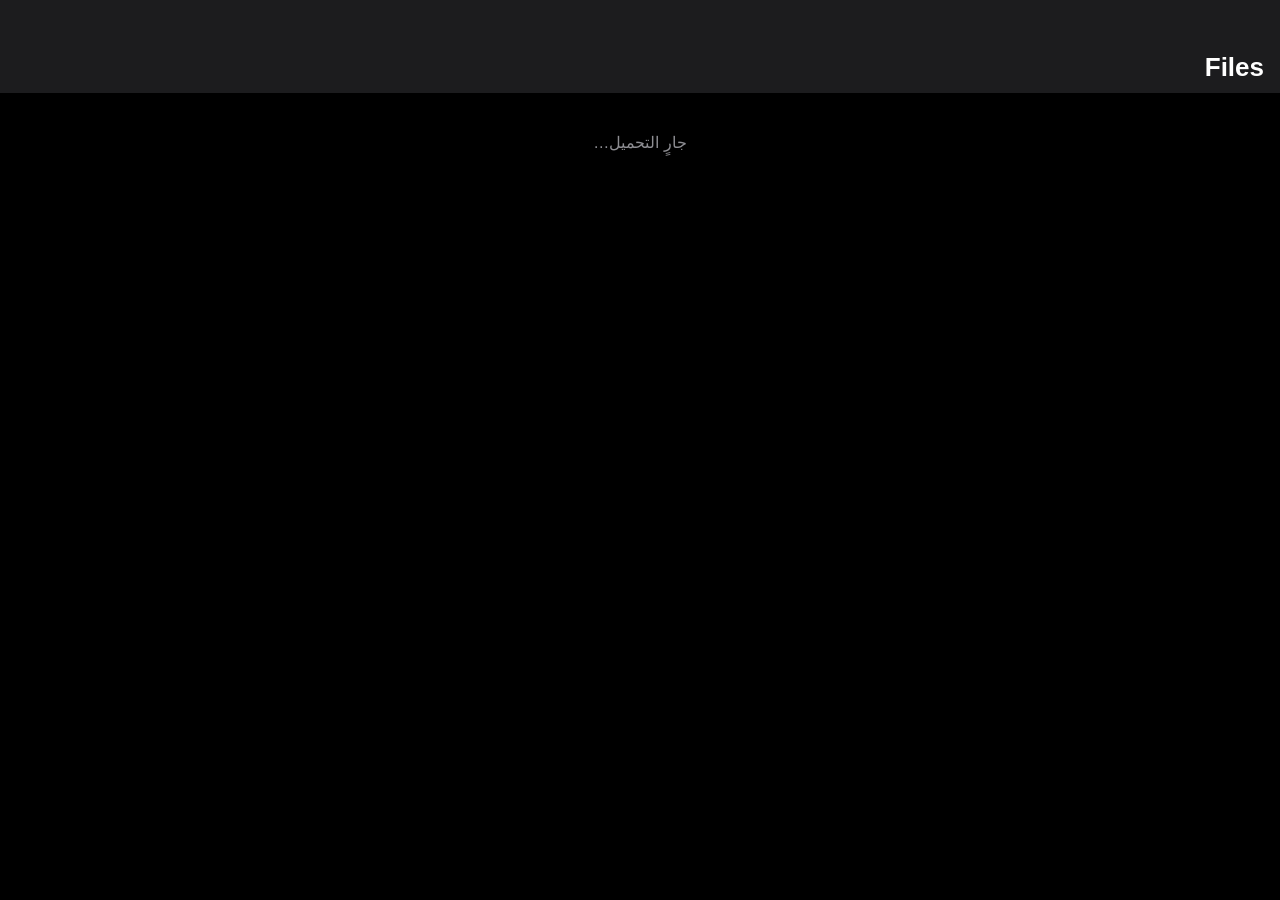
<file: apps/files.html>
<!DOCTYPE html>
<html lang="ar" dir="rtl">
<head>
<meta charset="UTF-8">
<meta name="viewport" content="width=device-width, initial-scale=1.0, user-scalable=no">
<title>Files</title>
<link rel="stylesheet" href="app-common.css">
<style>
  .reader { position: fixed; inset: 0; background: #000; display: none; flex-direction: column; z-index: 10; }
  .reader.active { display: flex; }
  .reader .r-head { display: flex; align-items: center; gap: 10px; padding: 52px 12px 10px; background: #1c1c1e; }
  .reader .r-head .back { background: none; border: none; color: #0a84ff; font-size: 28px; cursor: pointer; min-width: 44px; min-height: 44px; }
  .folder-sec { padding: 16px 16px 6px; color: #8e8e93; font-size: 14px; font-weight: 600; }
</style>
</head>
<body>
<div class="app">
  <div class="app-head"><h1>Files</h1></div>
  <div class="app-body"><div id="list"><div class="loading">جارٍ التحميل…</div></div></div>
  <div class="reader" id="reader">
    <div class="r-head"><button class="back" id="btn-back">›</button><span style="flex:1;font-weight:600" id="r-title"></span></div>
    <div class="app-body"><div class="detail" id="r-body"></div></div>
  </div>
</div>
<script src="app-common.js"></script>
<script>
window.onStory = function () { renderList(); };
window.onUpdate = function () { renderList(); };
function renderList() {
  var list = $('#list');
  var files = STORY.files || [];
  if (!files.length) { list.innerHTML = '<div class="empty">لا توجد ملفات.</div>'; return; }
  var folders = [];
  files.forEach(function (f) { if (folders.indexOf(f.folder || 'عام') === -1) folders.push(f.folder || 'عام'); });
  var html = '';
  folders.forEach(function (fo) {
    html += '<div class="folder-sec">📁 ' + esc(fo) + '</div>';
    files.filter(function (f) { return (f.folder || 'عام') === fo; }).forEach(function (f) {
      var icon = f.kind === 'image' ? '🖼️' : f.kind === 'pdf' ? '📄' : f.kind === 'audio' ? '🎙️' : '📝';
      html += '<button class="row-item" data-file="' + esc(f.id) + '">' +
        '<div class="avatar" style="background:#1c1c1e">' + icon + '</div>' +
        '<div class="row-main"><div class="row-title">' + esc(f.name) + '</div>' +
        '<div class="row-sub">' + esc(f.kind || '') + '</div></div><span class="row-time">›</span></button>';
    });
  });
  list.innerHTML = html;
  list.querySelectorAll('[data-file]').forEach(function (b) {
    b.addEventListener('click', function () {
      var f = (STORY.files || []).find(function (x) { return x.id === b.getAttribute('data-file'); });
      if (f) openFile(f);
    });
  });
}
function openFile(f) {
  report('file_opened', f.id);
  $('#r-title').textContent = f.name || '';
  var clue = clueFor(f.id);
  $('#r-body').innerHTML = '<h2>' + esc(f.name || '') + '</h2>' +
    '<div class="meta">' + esc(f.folder || '') + ' · ' + esc(f.kind || '') + '</div>' +
    '<div>' + esc(f.body || '') + '</div>' + pinButtonHtml(clue);
  wirePin($('#r-body'));
  $('#reader').classList.add('active');
}
$('#btn-back').addEventListener('click', function () { $('#reader').classList.remove('active'); });
ready('files');
</script>
</body>
</html>
</file>
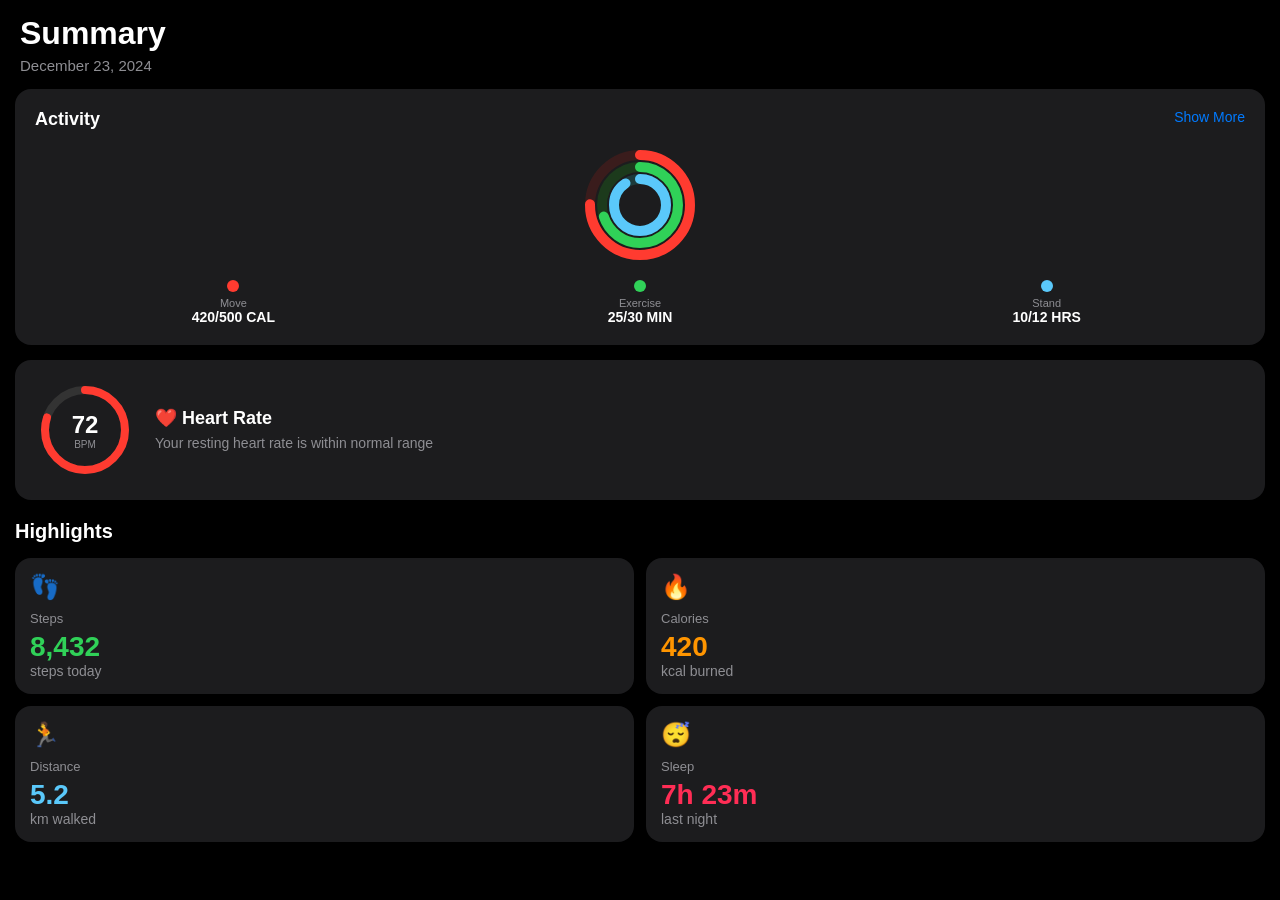
<file: apps/health.html>
<!DOCTYPE html>
<html lang="en">
<head>
    <meta charset="UTF-8">
    <meta name="viewport" content="width=device-width, initial-scale=1.0, user-scalable=no">
    <title>Health</title>
    <style>
        * { margin: 0; padding: 0; box-sizing: border-box; }
        html, body { font-family: -apple-system, sans-serif; height: 100%; background: #000; color: white; overflow: hidden; }
        .health-app { display: flex; flex-direction: column; height: 100%; }
        .header { padding: 15px 20px; }
        .header h1 { font-size: 32px; font-weight: 700; }
        .header p { font-size: 15px; color: #8e8e93; margin-top: 5px; }
        .content { flex: 1; overflow-y: auto; padding: 0 15px 30px; }
        .section-title { font-size: 20px; font-weight: 600; margin: 20px 0 15px; }
        /* Summary Cards */
        .summary-grid { display: grid; grid-template-columns: repeat(2, 1fr); gap: 12px; }
        .summary-card { background: #1c1c1e; border-radius: 16px; padding: 15px; }
        .card-icon { font-size: 24px; margin-bottom: 10px; }
        .card-title { font-size: 13px; color: #8e8e93; margin-bottom: 5px; }
        .card-value { font-size: 28px; font-weight: 600; }
        .card-unit { font-size: 14px; color: #8e8e93; }
        .card-value.red { color: #ff3b30; }
        .card-value.blue { color: #5ac8fa; }
        .card-value.green { color: #30d158; }
        .card-value.orange { color: #ff9500; }
        .card-value.pink { color: #ff2d55; }
        /* Progress Ring */
        .ring-card { background: #1c1c1e; border-radius: 16px; padding: 20px; display: flex; align-items: center; gap: 20px; margin-bottom: 15px; }
        .ring-container { position: relative; width: 100px; height: 100px; }
        .ring { transform: rotate(-90deg); }
        .ring-bg { fill: none; stroke: #333; stroke-width: 8; }
        .ring-fill { fill: none; stroke-width: 8; stroke-linecap: round; transition: stroke-dashoffset 0.5s; }
        .ring-fill.red { stroke: #ff3b30; }
        .ring-fill.green { stroke: #30d158; }
        .ring-fill.blue { stroke: #5ac8fa; }
        .ring-center { position: absolute; top: 50%; left: 50%; transform: translate(-50%, -50%); text-align: center; }
        .ring-value { font-size: 24px; font-weight: 600; }
        .ring-label { font-size: 10px; color: #8e8e93; }
        .ring-info h3 { font-size: 18px; font-weight: 600; margin-bottom: 5px; }
        .ring-info p { font-size: 14px; color: #8e8e93; line-height: 1.4; }
        /* Activity Rings */
        .activity-card { background: #1c1c1e; border-radius: 16px; padding: 20px; margin-bottom: 15px; }
        .activity-header { display: flex; justify-content: space-between; margin-bottom: 15px; }
        .activity-title { font-size: 18px; font-weight: 600; }
        .activity-rings { display: flex; justify-content: center; margin-bottom: 15px; }
        .rings-container { position: relative; width: 120px; height: 120px; }
        .activity-stats { display: grid; grid-template-columns: repeat(3, 1fr); gap: 10px; text-align: center; }
        .stat-item { }
        .stat-color { width: 12px; height: 12px; border-radius: 50%; margin: 0 auto 5px; }
        .stat-color.move { background: #ff3b30; }
        .stat-color.exercise { background: #30d158; }
        .stat-color.stand { background: #5ac8fa; }
        .stat-label { font-size: 11px; color: #8e8e93; }
        .stat-value { font-size: 14px; font-weight: 600; }
    </style>
</head>
<body>
    <div class="health-app">
        <div class="header">
            <h1>Summary</h1>
            <p>December 23, 2024</p>
        </div>
        <div class="content">
            <!-- Activity Rings -->
            <div class="activity-card">
                <div class="activity-header">
                    <span class="activity-title">Activity</span>
                    <span style="color: #007aff; font-size: 14px;">Show More</span>
                </div>
                <div class="activity-rings">
                    <svg class="rings-container" viewBox="0 0 120 120">
                        <circle cx="60" cy="60" r="50" fill="none" stroke="#3a1c1c" stroke-width="10"/>
                        <circle cx="60" cy="60" r="50" fill="none" stroke="#ff3b30" stroke-width="10" stroke-dasharray="314" stroke-dashoffset="78" stroke-linecap="round" transform="rotate(-90 60 60)"/>
                        <circle cx="60" cy="60" r="38" fill="none" stroke="#1c3a1c" stroke-width="10"/>
                        <circle cx="60" cy="60" r="38" fill="none" stroke="#30d158" stroke-width="10" stroke-dasharray="238" stroke-dashoffset="71" stroke-linecap="round" transform="rotate(-90 60 60)"/>
                        <circle cx="60" cy="60" r="26" fill="none" stroke="#1c3a3a" stroke-width="10"/>
                        <circle cx="60" cy="60" r="26" fill="none" stroke="#5ac8fa" stroke-width="10" stroke-dasharray="163" stroke-dashoffset="16" stroke-linecap="round" transform="rotate(-90 60 60)"/>
                    </svg>
                </div>
                <div class="activity-stats">
                    <div class="stat-item"><div class="stat-color move"></div><div class="stat-label">Move</div><div class="stat-value">420/500 CAL</div></div>
                    <div class="stat-item"><div class="stat-color exercise"></div><div class="stat-label">Exercise</div><div class="stat-value">25/30 MIN</div></div>
                    <div class="stat-item"><div class="stat-color stand"></div><div class="stat-label">Stand</div><div class="stat-value">10/12 HRS</div></div>
                </div>
            </div>
            <!-- Heart Rate -->
            <div class="ring-card">
                <div class="ring-container">
                    <svg class="ring" viewBox="0 0 100 100">
                        <circle class="ring-bg" cx="50" cy="50" r="40"/>
                        <circle class="ring-fill red" cx="50" cy="50" r="40" stroke-dasharray="251" stroke-dashoffset="50"/>
                    </svg>
                    <div class="ring-center">
                        <div class="ring-value">72</div>
                        <div class="ring-label">BPM</div>
                    </div>
                </div>
                <div class="ring-info">
                    <h3>❤️ Heart Rate</h3>
                    <p>Your resting heart rate is within normal range</p>
                </div>
            </div>
            <!-- Summary Grid -->
            <div class="section-title">Highlights</div>
            <div class="summary-grid">
                <div class="summary-card">
                    <div class="card-icon">👣</div>
                    <div class="card-title">Steps</div>
                    <div class="card-value green">8,432</div>
                    <div class="card-unit">steps today</div>
                </div>
                <div class="summary-card">
                    <div class="card-icon">🔥</div>
                    <div class="card-title">Calories</div>
                    <div class="card-value orange">420</div>
                    <div class="card-unit">kcal burned</div>
                </div>
                <div class="summary-card">
                    <div class="card-icon">🏃</div>
                    <div class="card-title">Distance</div>
                    <div class="card-value blue">5.2</div>
                    <div class="card-unit">km walked</div>
                </div>
                <div class="summary-card">
                    <div class="card-icon">😴</div>
                    <div class="card-title">Sleep</div>
                    <div class="card-value pink">7h 23m</div>
                    <div class="card-unit">last night</div>
                </div>
            </div>
        </div>
    </div>
</body>
</html>
</file>
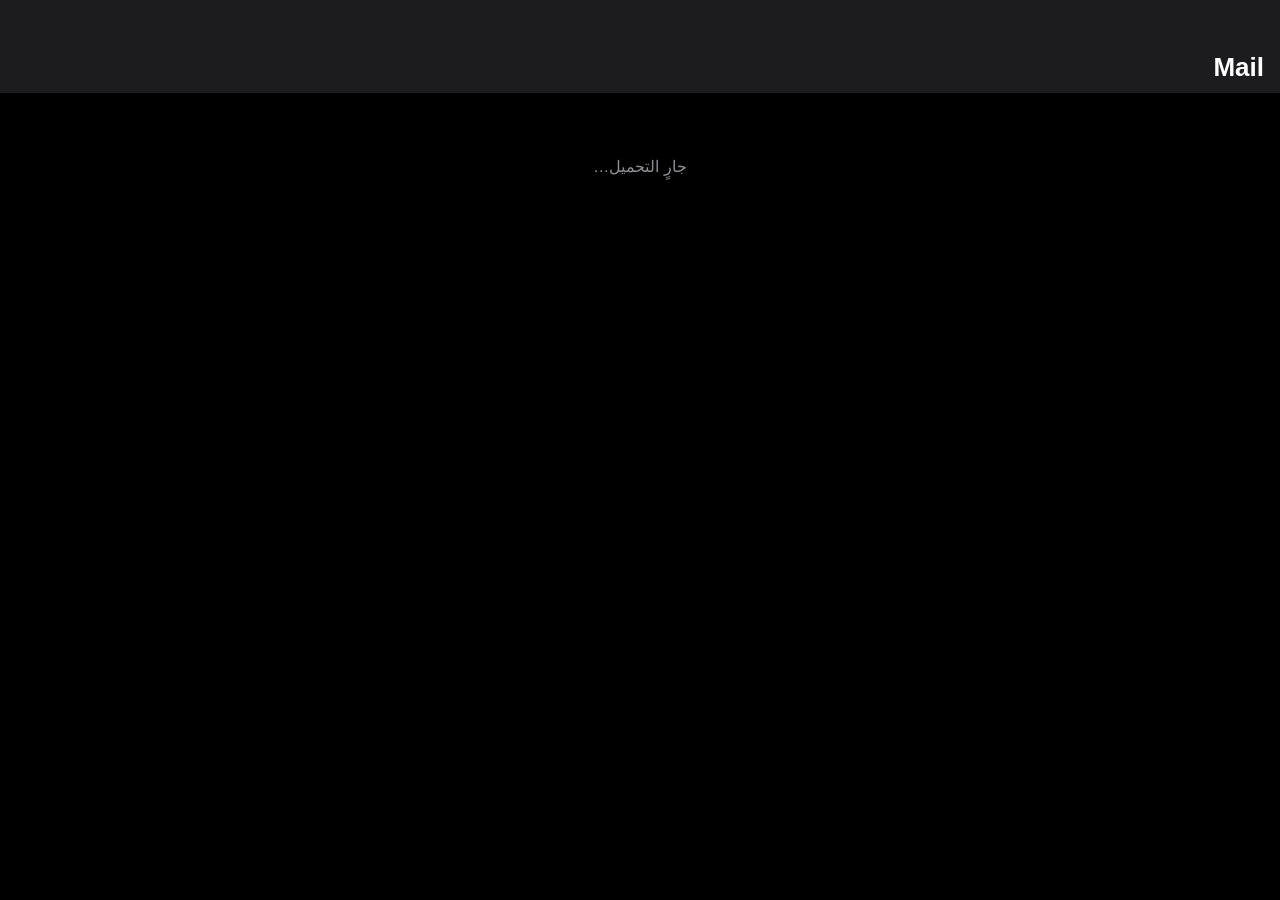
<file: apps/mail.html>
<!DOCTYPE html>
<html lang="ar" dir="rtl">
<head>
<meta charset="UTF-8">
<meta name="viewport" content="width=device-width, initial-scale=1.0, user-scalable=no">
<title>Mail</title>
<link rel="stylesheet" href="app-common.css">
<style>
  .folders { display: flex; gap: 8px; padding: 12px 16px; overflow-x: auto; flex-shrink: 0; }
  .folder-btn {
    flex-shrink: 0; min-height: 40px; padding: 8px 16px; border-radius: 20px;
    border: 1px solid #3a3a3c; background: #1c1c1e; color: #fff; font-size: 14px; cursor: pointer;
  }
  .folder-btn.sel { background: #0a84ff; border-color: #0a84ff; }
  .reader { position: fixed; inset: 0; background: #000; display: none; flex-direction: column; z-index: 10; }
  .reader.active { display: flex; }
  .reader .r-head { display: flex; align-items: center; gap: 10px; padding: 52px 12px 10px; background: #1c1c1e; }
  .reader .r-head .back { background: none; border: none; color: #0a84ff; font-size: 28px; cursor: pointer; min-width: 44px; min-height: 44px; }
</style>
</head>
<body>
<div class="app">
  <div class="app-head"><h1>Mail</h1></div>
  <div class="folders" id="folders"></div>
  <div class="app-body"><div id="list"><div class="loading">جارٍ التحميل…</div></div></div>
  <div class="reader" id="reader">
    <div class="r-head"><button class="back" id="btn-back">›</button><span class="t" id="r-subject" style="flex:1;font-weight:600"></span></div>
    <div class="app-body"><div class="detail" id="r-body"></div></div>
  </div>
</div>
<script src="app-common.js"></script>
<script>
var currentFolder = 'Inbox';
window.onStory = function () { renderFolders(); renderList(); };
window.onUpdate = function () { renderList(); };
function renderFolders() {
  var folders = [];
  (STORY.mails || []).forEach(function (m) { if (folders.indexOf(m.folder || 'Inbox') === -1) folders.push(m.folder || 'Inbox'); });
  if (!folders.length) folders = ['Inbox'];
  if (folders.indexOf(currentFolder) === -1) currentFolder = folders[0];
  $('#folders').innerHTML = folders.map(function (f) {
    return '<button class="folder-btn' + (f === currentFolder ? ' sel' : '') + '" data-f="' + esc(f) + '">' + esc(f) + '</button>';
  }).join('');
  $('#folders').querySelectorAll('.folder-btn').forEach(function (b) {
    b.addEventListener('click', function () { currentFolder = b.getAttribute('data-f'); renderFolders(); renderList(); });
  });
}
function renderList() {
  var list = $('#list');
  var mails = (STORY.mails || []).filter(function (m) { return (m.folder || 'Inbox') === currentFolder; });
  if (!mails.length) { list.innerHTML = '<div class="empty">لا توجد رسائل في هذا المجلد.</div>'; return; }
  list.innerHTML = mails.map(function (m) {
    return '<button class="row-item" data-mail="' + esc(m.id) + '">' +
      '<div class="avatar" style="background:#0a84ff">✉️</div>' +
      '<div class="row-main"><div class="row-title">' + esc(m.subject || '') + '</div>' +
      '<div class="row-sub">' + esc(charName(m.from)) + ' — ' + esc((m.body || '').slice(0, 80)) + '</div></div>' +
      '<span class="row-time">' + esc(m.date || m.time || '') + '</span></button>';
  }).join('');
  list.querySelectorAll('[data-mail]').forEach(function (b) {
    b.addEventListener('click', function () {
      var m = (STORY.mails || []).find(function (x) { return x.id === b.getAttribute('data-mail'); });
      if (m) openMail(m);
    });
  });
}
function openMail(m) {
  report('mail_opened', m.id);
  $('#r-subject').textContent = m.subject || '';
  var clue = clueFor(m.id);
  var att = '';
  if (m.attachment) {
    att = '<p>📎 مرفق: ' + esc(m.attachment.type === 'photo' ? 'صورة' : m.attachment.type) + ' — ' + esc(m.attachment.ref || '') + '</p>';
  }
  // Link-only discovery: a site URL *or site name* inside a mail
  // becomes a tappable link (e.g. mail_ziad mentions the news site).
  // Also matches the first part of a dashed site name ("هيئة الدواء
  // المصرية" from "هيئة الدواء المصرية — البلاغات"), so mail_inspectorate
  // links to the inspectorate site.
  var site = (STORY.sites || []).find(function (s) {
    var body = m.body || '';
    var firstPart = (s.name || '').indexOf('—') !== -1 ? (s.name || '').split('—')[0].trim() : '';
    return (s.url && body.indexOf(s.url) !== -1) || (s.name && body.indexOf(s.name) !== -1) || (firstPart && body.indexOf(firstPart) !== -1);
  });
  if (site) att += '<p><button class="pin-btn" id="mail-site-link" data-site="' + esc(site.id) + '">🔗 ' + esc(site.url) + ' — افتح في Safari</button></p>';
  $('#r-body').innerHTML = '<h2>' + esc(m.subject || '') + '</h2>' +
    '<div class="meta">من: ' + esc(charName(m.from)) + '<br>إلى: ' + esc(charName(m.to)) + '<br>' + esc(m.date || '') + ' ' + esc(m.time || '') + '</div>' +
    '<div>' + esc(m.body || '') + '</div>' + att + pinButtonHtml(clue);
  wirePin($('#r-body'));
  var sl = document.getElementById('mail-site-link');
  if (sl) sl.addEventListener('click', function () { openSite(sl.getAttribute('data-site')); });
  // Link-style site references inside mail body are plain text; site links
  // arrive as tappable rows when the story defines them in sites[]. See Safari.
  $('#reader').classList.add('active');
}
$('#btn-back').addEventListener('click', function () { $('#reader').classList.remove('active'); });
ready('mail');
</script>
</body>
</html>
</file>
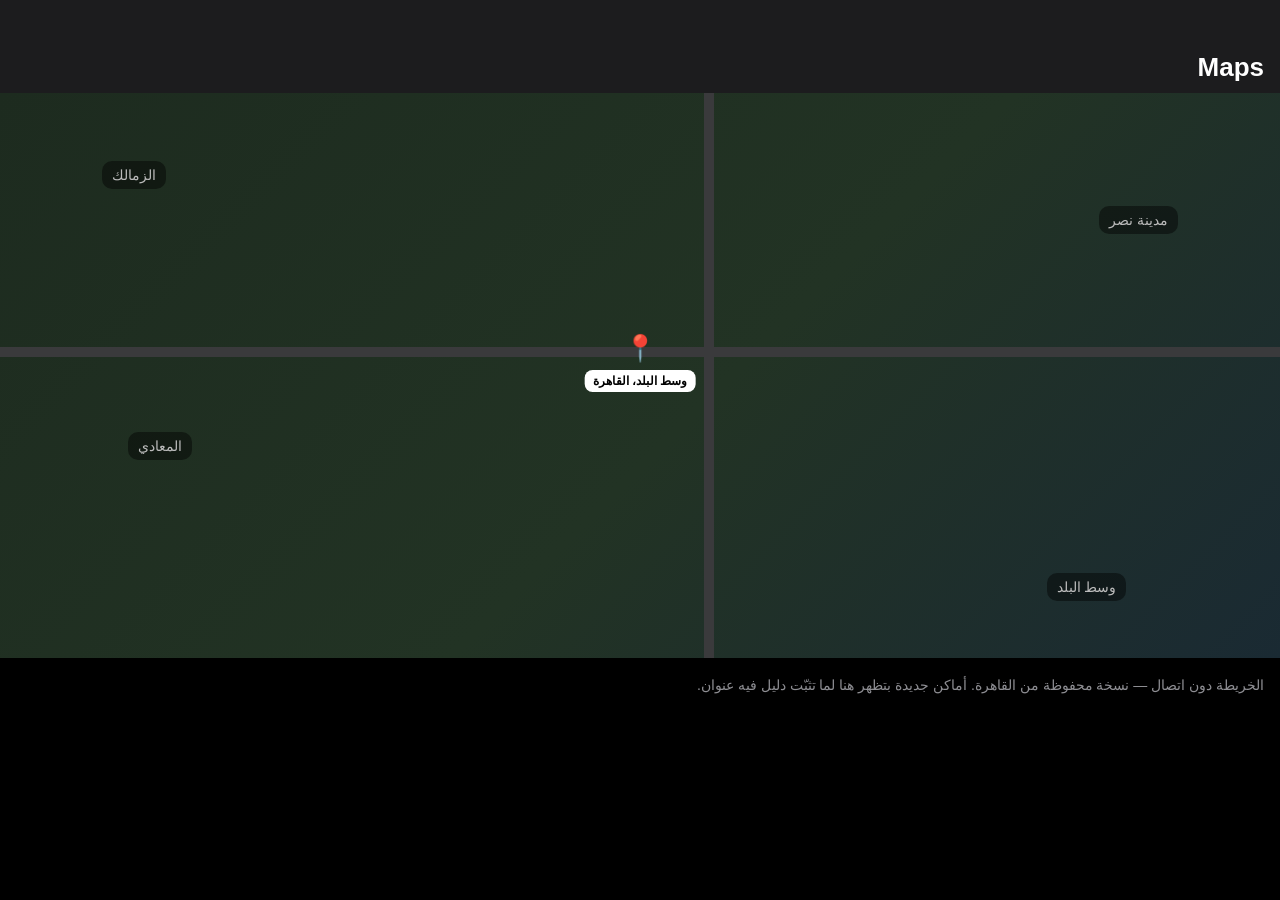
<file: apps/maps.html>
<!DOCTYPE html>
<html lang="ar" dir="rtl">
<head>
<meta charset="UTF-8">
<meta name="viewport" content="width=device-width, initial-scale=1.0, user-scalable=no">
<title>Maps</title>
<link rel="stylesheet" href="app-common.css">
<style>
  .map { position: relative; height: 70%; background:
    linear-gradient(135deg, #1d2b1f 0%, #223324 55%, #1a2a33 100%); overflow: hidden; }
  .map .road { position: absolute; background: #3a3a3c; }
  .map .district {
    position: absolute; color: #bbb; font-size: 14px; background: rgba(0,0,0,.45);
    padding: 6px 10px; border-radius: 10px;
  }
  .map .pin { position: absolute; font-size: 26px; transform: translate(-50%,-100%); }
  .map .pin-lbl { position: absolute; transform: translate(-50%, 6px); background: #fff; color: #000;
    font-size: 12px; font-weight: 700; padding: 4px 8px; border-radius: 8px; white-space: nowrap; }
  .map-note { padding: 16px; font-size: 14px; color: #8e8e93; line-height: 1.7; }
</style>
</head>
<body>
<div class="app">
  <div class="app-head"><h1>Maps</h1></div>
  <div class="app-body" style="padding-bottom:0">
    <div class="map">
      <div class="road" style="top:45%;left:0;right:0;height:10px"></div>
      <div class="road" style="top:0;bottom:0;left:55%;width:10px"></div>
      <div class="district" style="top:12%;left:8%">الزمالك</div>
      <div class="district" style="top:20%;right:8%">مدينة نصر</div>
      <div class="district" style="top:60%;left:10%">المعادي</div>
      <div class="district" style="bottom:10%;right:12%">وسط البلد</div>
      <div class="pin" style="top:48%;left:50%">📍</div>
      <div class="pin-lbl" style="top:48%;left:50%">وسط البلد، القاهرة</div>
    </div>
    <div class="map-note">الخريطة دون اتصال — نسخة محفوظة من القاهرة. أماكن جديدة بتظهر هنا لما تثبّت دليل فيه عنوان.</div>
  </div>
</div>
<script src="app-common.js"></script>
<script>
window.onStory = function () {};
window.onUpdate = function () {};
ready('maps');
</script>
</body>
</html>
</file>
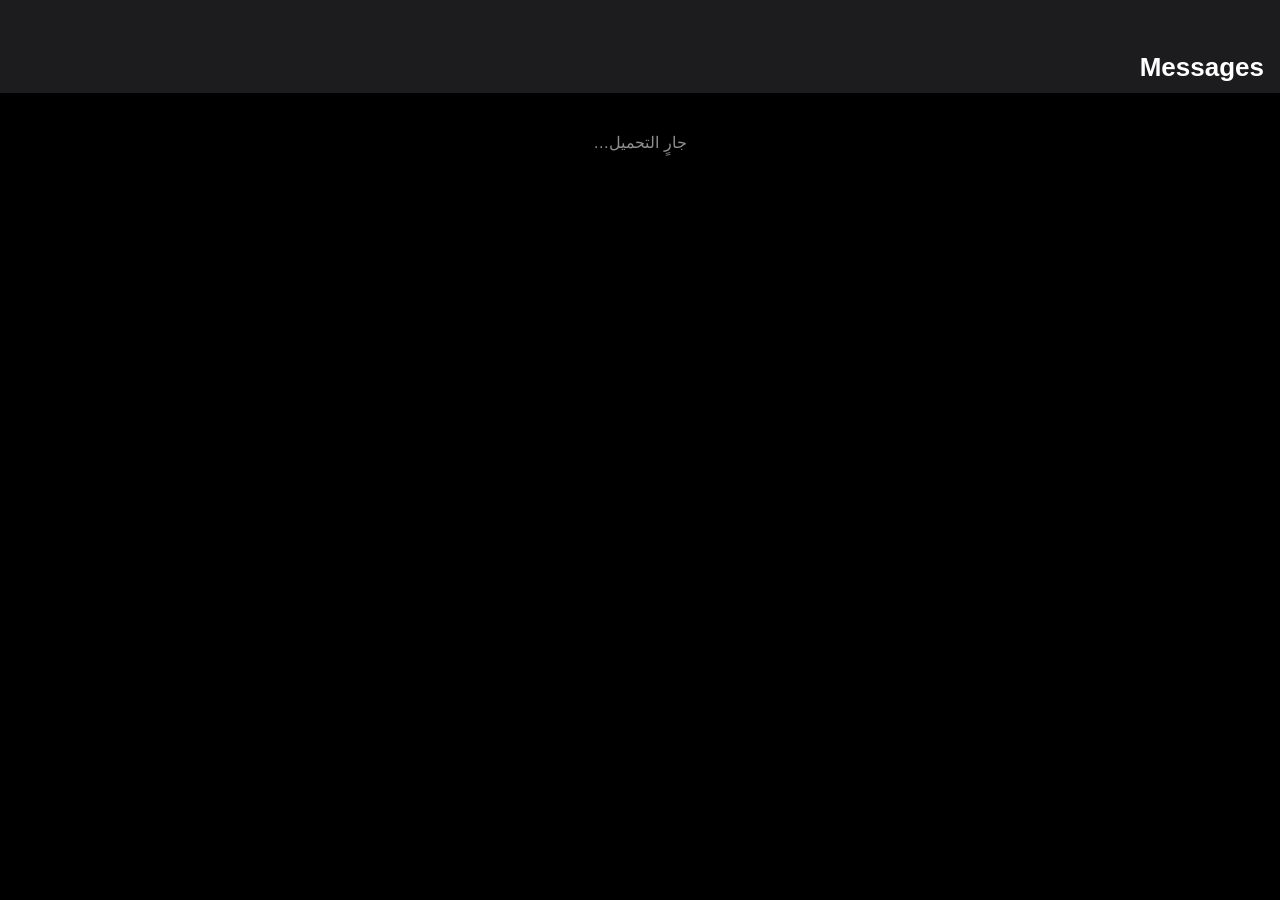
<file: apps/messages.html>
<!DOCTYPE html>
<html lang="ar" dir="rtl">
<head>
<meta charset="UTF-8">
<meta name="viewport" content="width=device-width, initial-scale=1.0, user-scalable=no">
<title>Messages</title>
<link rel="stylesheet" href="app-common.css">
<style>
  .chat-view { position: fixed; inset: 0; background: #000; display: none; flex-direction: column; z-index: 10; }
  .chat-view.active { display: flex; }
  .chat-head { display: flex; align-items: center; gap: 10px; padding: 52px 12px 10px; background: #1c1c1e; flex-shrink: 0; }
  .chat-head .back { background: none; border: none; color: #0a84ff; font-size: 28px; cursor: pointer; min-width: 44px; min-height: 44px; }
  .chat-head .name { flex: 1; font-size: 17px; font-weight: 600; }
  .chat-msgs { flex: 1; overflow-y: auto; padding: 14px; display: flex; flex-direction: column; gap: 8px; }
  .msg { max-width: 78%; padding: 10px 14px; border-radius: 18px; font-size: 16px; line-height: 1.5; white-space: pre-wrap; word-break: break-word; }
  .msg.recv { background: #2c2c2e; align-self: flex-start; border-bottom-right-radius: 4px; }
  .msg.sent { background: #0a84ff; align-self: flex-end; border-bottom-left-radius: 4px; }
  .msg .m-time { display: block; font-size: 11px; color: #aaa; margin-top: 4px; }
  .msg.sent .m-time { color: rgba(255,255,255,.75); }
  .msg .att { display: block; margin-top: 6px; padding: 10px; border-radius: 10px; background: rgba(255,255,255,.12); cursor: pointer; font-size: 14px; min-height: 44px; }
  .reply-box { padding: 10px 14px 28px; background: #1c1c1e; flex-shrink: 0; }
  .reply-opt {
    display: block; width: 100%; text-align: start; min-height: 48px; margin-bottom: 8px;
    padding: 12px 14px; border: 1px solid #0a84ff; border-radius: 14px;
    background: rgba(10,132,255,.15); color: #fff; font-size: 16px; cursor: pointer;
  }
  .reply-note { color: #8e8e93; font-size: 13px; text-align: center; }
</style>
</head>
<body>
<div class="app">
  <div class="app-head"><h1>Messages</h1></div>
  <div class="app-body"><div id="list"><div class="loading">جارٍ التحميل…</div></div></div>
  <div class="chat-view" id="chat-view">
    <div class="chat-head">
      <button class="back" id="btn-back">›</button>
      <div class="avatar" id="chat-avatar" style="background:#0a84ff">👤</div>
      <div class="name" id="chat-name"></div>
    </div>
    <div class="chat-msgs" id="chat-msgs"></div>
    <div class="reply-box" id="reply-box"></div>
  </div>
</div>
<script src="app-common.js"></script>
<script>
var currentChat = null;
function allMessages(chat) {
  var base = (chat.messages || []).slice();
  var inj = (SAVE && SAVE.injected && SAVE.injected[chat.id]) || [];
  return base.concat(inj);
}
window.onStory = function () { renderList(); };
window.onUpdate = function (d) {
  renderList();
  if (currentChat && d.chatId === currentChat.id) renderChat(currentChat);
};
function renderList() {
  var list = $('#list');
  var chats = (STORY.chats || []).filter(function (c) { return c.app === 'messages'; });
  if (!chats.length) { list.innerHTML = '<div class="empty">لا توجد محادثات.</div>'; return; }
  list.innerHTML = chats.map(function (c) {
    var ch = charById(c.with);
    var msgs = allMessages(c);
    var last = msgs[msgs.length - 1];
    var isGroup = c.id.indexOf('group') !== -1 || c.id.indexOf('family') !== -1;
    var avHtml = isGroup ? '👥' : avatarInner(ch);
    return '<button class="row-item" data-chat="' + esc(c.id) + '">' +
      '<div class="avatar" style="background:' + esc(ch && ch.color || '#0a84ff') + '">' + avHtml + '</div>' +
      '<div class="row-main"><div class="row-title">' + esc(c.title || (ch && ch.name) || c.with) + '</div>' +
      '<div class="row-sub">' + esc(last ? last.text : '') + '</div></div>' +
      '<span class="row-time">' + esc(last ? (last.time || '') : '') + '</span></button>';
  }).join('');
  list.querySelectorAll('[data-chat]').forEach(function (b) {
    b.addEventListener('click', function () {
      var chat = (STORY.chats || []).find(function (c) { return c.id === b.getAttribute('data-chat'); });
      if (chat) { currentChat = chat; report('chat_opened', chat.id); renderChat(chat); $('#chat-view').classList.add('active'); }
    });
  });
}
function renderChat(chat) {
  var ch = charById(chat.with);
  $('#chat-name').textContent = chat.title || (ch && ch.name) || chat.with;
  var av = $('#chat-avatar');
  var isGroup = chat.id.indexOf('group') !== -1 || chat.id.indexOf('family') !== -1;
  av.innerHTML = isGroup ? '👥' : avatarInner(ch);
  av.style.background = (ch && ch.color) || '#0a84ff';
  var box = $('#chat-msgs');
  box.innerHTML = allMessages(chat).map(function (m) {
    var sent = m.from === 'me';
    var att = '';
    if (m.attachment) {
      var label = m.attachment.type === 'photo' ? '🖼️ صورة — افتحها في Photos' : '🎙️ تسجيل صوتي — افتحه في Voice Memos';
      var target = m.attachment.type === 'photo' ? 'photos' : 'music';
      // Photo attachments carry a FILENAME (ref), not a photo id: resolve it
      // to the photo id so Photos can deep-link straight to that photo.
      var photoId = '';
      if (m.attachment.type === 'photo') {
        var ph = (STORY.photos || []).find(function (p) { return p.file === m.attachment.ref; });
        if (ph) photoId = ph.id;
      }
      att = '<span class="att" data-app="' + target + '"' + (photoId ? ' data-photo="' + esc(photoId) + '"' : '') + '>' + esc(label) + '</span>';
    }
    // Link-only discovery: a site URL *or site name* inside a message
    // becomes a tappable link (real story has no literal URLs in chats).
    // Also matches the first part of a dashed site name ("هيئة الدواء
    // المصرية" from "هيئة الدواء المصرية — البلاغات").
    var site = (STORY.sites || []).find(function (s) {
      var firstPart = (s.name || '').indexOf('—') !== -1 ? (s.name || '').split('—')[0].trim() : '';
      return (s.url && m.text.indexOf(s.url) !== -1) || (s.name && m.text.indexOf(s.name) !== -1) || (firstPart && m.text.indexOf(firstPart) !== -1);
    });
    if (site) att += '<span class="att" data-site="' + esc(site.id) + '">🔗 ' + esc(site.url) + ' — افتح في Safari</span>';
    return '<div class="msg ' + (sent ? 'sent' : 'recv') + '">' + esc(m.text) + att +
      '<span class="m-time">' + esc(m.time || '') + (m.date ? ' · ' + esc(m.date) : '') + '</span></div>';
  }).join('');
  box.querySelectorAll('.att').forEach(function (a) {
    a.addEventListener('click', function () {
      if (a.getAttribute('data-site')) openSite(a.getAttribute('data-site'));
      else if (a.getAttribute('data-photo')) openApp(a.getAttribute('data-app'), { photo: a.getAttribute('data-photo') });
      else openApp(a.getAttribute('data-app'));
    });
  });
  box.scrollTop = box.scrollHeight;
  renderReplies(chat);
}
function renderReplies(chat) {
  var box = $('#reply-box');
  // Pin any clue sourced from this chat (several pack clues live here).
  var chatClues = cluesFor(chat.id).filter(function (c) { return !isPinned(c.id); });
  var pinHtml = chatClues.length
    ? '<div style="margin-bottom:10px">' + pinButtonsHtml(chatClues) + '</div>' : '';
  var choices = chat.replyChoices || [];
  if (!choices.length) {
    box.innerHTML = pinHtml + '<div class="reply-note">لا يمكنك الرد — هذه محادثة للقراءة فقط.</div>';
    wirePin(box);
    return;
  }
  var picked = SAVE && SAVE.replyChoices && SAVE.replyChoices[chat.id];
  if (picked) {
    var c = choices.find(function (x) { return x.id === picked; });
    box.innerHTML = pinHtml + '<div class="reply-note">اخترت: ' + esc(c ? c.text : picked) + '</div>';
    wirePin(box);
    return;
  }
  box.innerHTML = pinHtml + choices.map(function (c) {
    return '<button class="reply-opt" data-choice="' + esc(c.id) + '">' + esc(c.text) + '</button>';
  }).join('');
  wirePin(box);
  box.querySelectorAll('.reply-opt').forEach(function (b) {
    b.addEventListener('click', function () {
      var c = choices.find(function (x) { return x.id === b.getAttribute('data-choice'); });
      if (!c) return;
      send({ type: 'reply', chatId: chat.id, choiceId: c.id });
      var box2 = $('#chat-msgs');
      box2.insertAdjacentHTML('beforeend', '<div class="msg sent">' + esc(c.text) + '</div>');
      if (c.response) {
        setTimeout(function () {
          box2.insertAdjacentHTML('beforeend', '<div class="msg recv">' + esc(c.response.text) + '</div>');
          box2.scrollTop = box2.scrollHeight;
        }, 1500);
      }
      box2.scrollTop = box2.scrollHeight;
      renderReplies(chat);
    });
  });
}
$('#btn-back').addEventListener('click', function () { $('#chat-view').classList.remove('active'); currentChat = null; });
ready('messages');
</script>
</body>
</html>
</file>
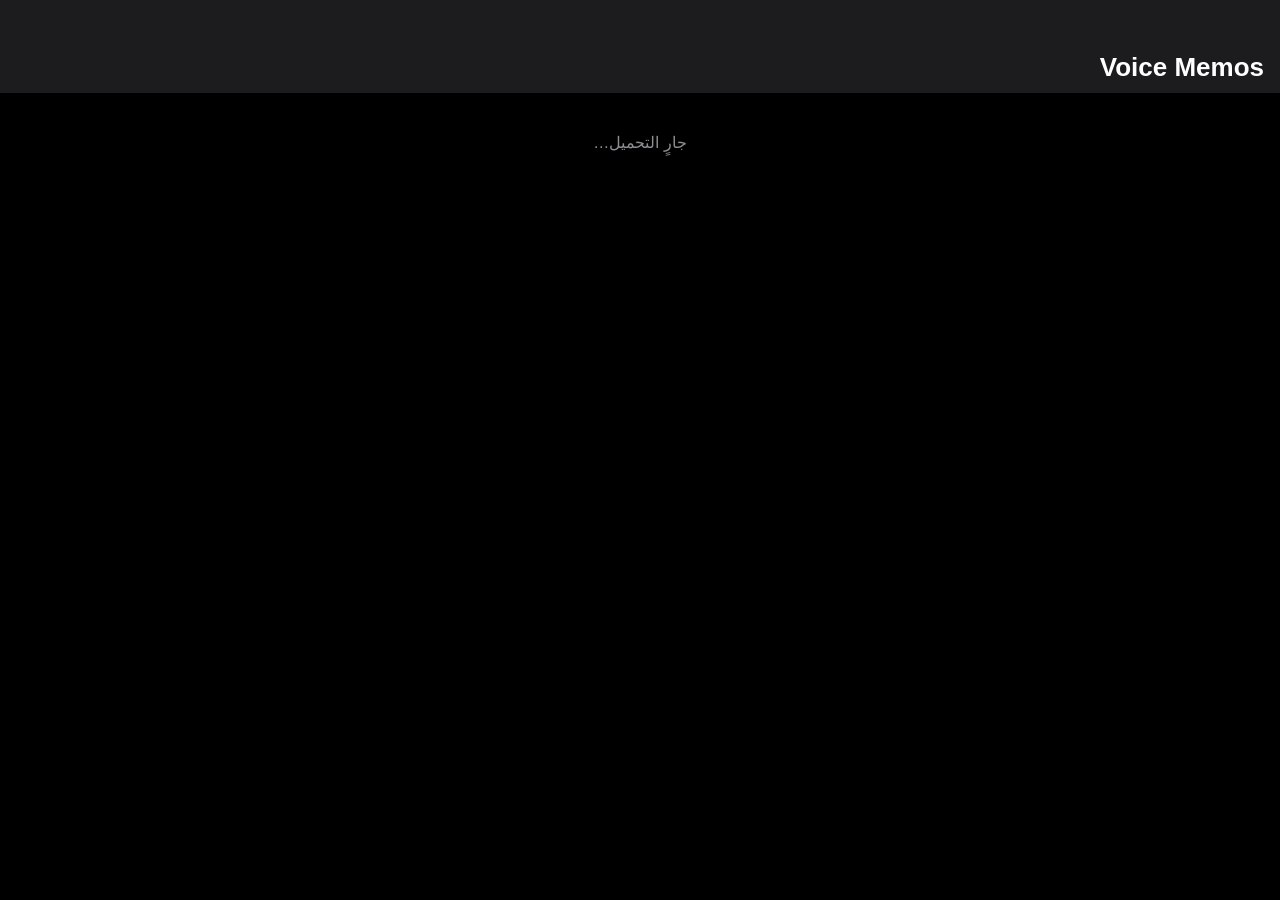
<file: apps/music.html>
<!DOCTYPE html>
<html lang="ar" dir="rtl">
<head>
<meta charset="UTF-8">
<meta name="viewport" content="width=device-width, initial-scale=1.0, user-scalable=no">
<title>Voice Memos</title>
<link rel="stylesheet" href="app-common.css">
<style>
  .memo { padding: 16px; border-bottom: 1px solid #2c2c2e; }
  .memo h2 { font-size: 17px; margin-bottom: 4px; }
  .memo .meta { color: #8e8e93; font-size: 13px; margin-bottom: 10px; }
  .memo audio { width: 100%; min-height: 44px; }
  .memo .tr { margin-top: 10px; font-size: 15px; line-height: 1.7; color: #ddd; white-space: pre-wrap; display: none; }
  .memo .tr.open { display: block; }
  .tr-btn { background: none; border: none; color: #0a84ff; font-size: 15px; cursor: pointer; padding: 10px 0 0; min-height: 44px; }
</style>
</head>
<body>
<div class="app">
  <div class="app-head"><h1>Voice Memos</h1></div>
  <div class="app-body"><div id="list"><div class="loading">جارٍ التحميل…</div></div></div>
</div>
<script src="app-common.js"></script>
<script>
window.onStory = function () { renderList(); };
window.onUpdate = function () { renderList(); };
function renderList() {
  var list = $('#list');
  var audios = STORY.audios || [];
  if (!audios.length) { list.innerHTML = '<div class="empty">لا توجد تسجيلات صوتية.<br>الأغاني غير محفوظة على هذا الهاتف.</div>'; return; }
  list.innerHTML = audios.map(function (a) {
    var clue = clueFor(a.id);
    return '<div class="memo" data-audio="' + esc(a.id) + '">' +
      '<h2>🎙️ ' + esc(a.title || '') + '</h2>' +
      '<div class="meta">' + esc(a.from ? ('من: ' + (charById(a.from) ? charById(a.from).name : a.from) + ' · ') : '') +
      (a.durationSec ? Math.floor(a.durationSec / 60) + ':' + String(a.durationSec % 60).padStart(2, '0') : '') + '</div>' +
      '<audio controls preload="metadata" src="../story/assets/audio/' + esc(a.file) + '"></audio>' +
      (a.transcript ? '<br><button class="tr-btn">عرض النص المكتوب</button><div class="tr">' + esc(a.transcript) + '</div>' : '') +
      '<br>' + pinButtonHtml(clue) + '</div>';
  }).join('') + '<div class="empty">لا توجد أغانٍ محفوظة على هذا الهاتف.</div>';
  wirePin(list);
  list.querySelectorAll('.memo').forEach(function (m) {
    var audio = m.querySelector('audio');
    if (audio) audio.addEventListener('play', function () { report('audio_played', m.getAttribute('data-audio')); });
    var btn = m.querySelector('.tr-btn');
    if (btn) btn.addEventListener('click', function () {
      var tr = m.querySelector('.tr');
      tr.classList.toggle('open');
      btn.textContent = tr.classList.contains('open') ? 'إخفاء النص المكتوب' : 'عرض النص المكتوب';
    });
  });
}
ready('music');
</script>
</body>
</html>
</file>
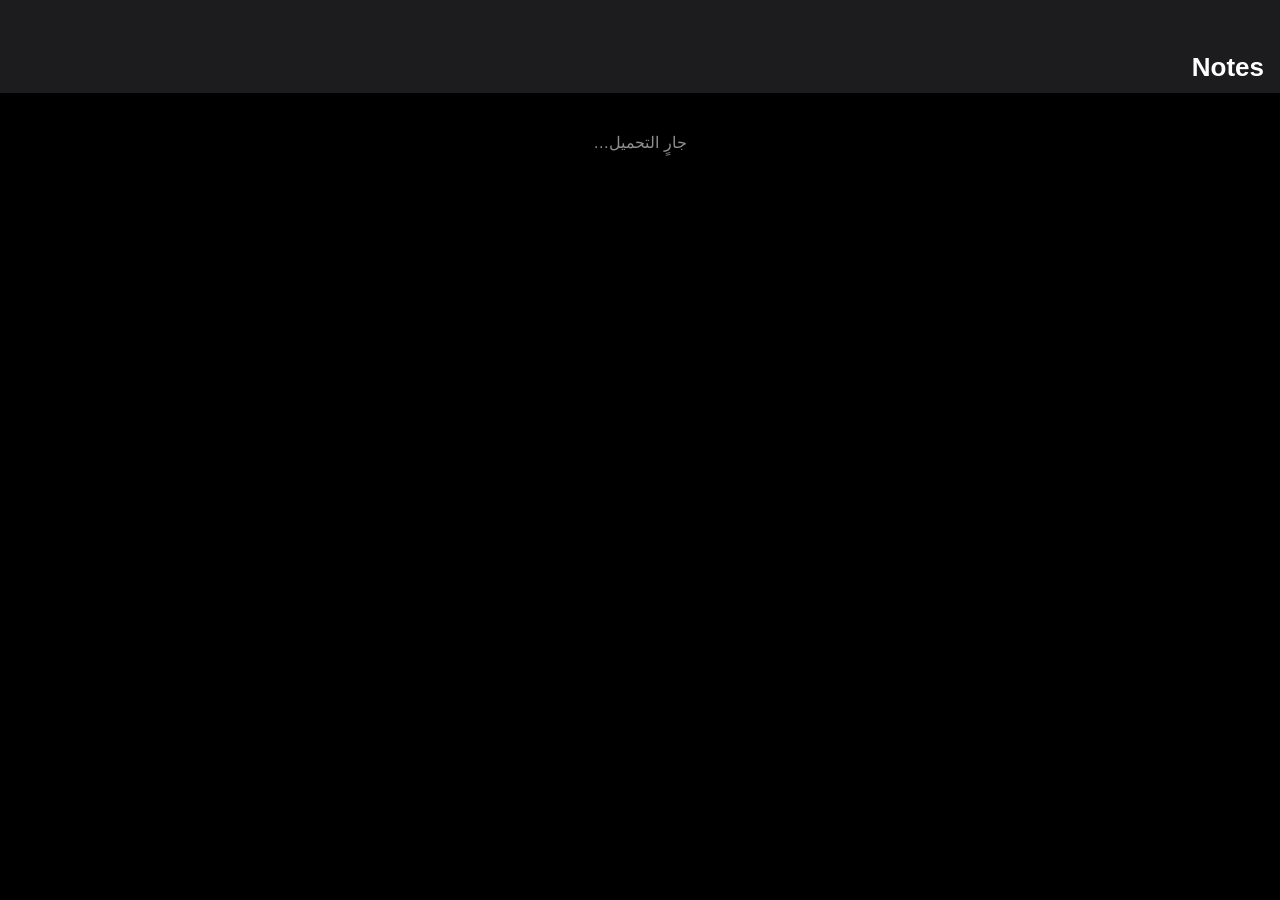
<file: apps/notes.html>
<!DOCTYPE html>
<html lang="ar" dir="rtl">
<head>
<meta charset="UTF-8">
<meta name="viewport" content="width=device-width, initial-scale=1.0, user-scalable=no">
<title>Notes</title>
<link rel="stylesheet" href="app-common.css">
<style>
  .reader { position: fixed; inset: 0; background: #000; display: none; flex-direction: column; z-index: 10; }
  .reader.active { display: flex; }
  .reader .r-head { display: flex; align-items: center; gap: 10px; padding: 52px 12px 10px; background: #1c1c1e; }
  .reader .r-head .back { background: none; border: none; color: #0a84ff; font-size: 28px; cursor: pointer; min-width: 44px; min-height: 44px; }
  .goal-tag { color: #ffd60a; font-size: 12px; font-weight: 700; }
</style>
</head>
<body>
<div class="app">
  <div class="app-head"><h1>Notes</h1></div>
  <div class="app-body"><div id="list"><div class="loading">جارٍ التحميل…</div></div></div>
  <div class="reader" id="reader">
    <div class="r-head"><button class="back" id="btn-back">›</button><span style="flex:1;font-weight:600" id="r-title"></span></div>
    <div class="app-body"><div class="detail" id="r-body"></div></div>
  </div>
</div>
<script src="app-common.js"></script>
<script>
window.onStory = function () { renderList(); };
window.onUpdate = function () { renderList(); };
function renderList() {
  var list = $('#list');
  var notes = STORY.notes || [];
  if (!notes.length) { list.innerHTML = '<div class="empty">لا توجد ملاحظات.</div>'; return; }
  list.innerHTML = notes.map(function (n) {
    return '<button class="row-item" data-note="' + esc(n.id) + '">' +
      '<div class="avatar" style="background:#ffd60a;color:#000">📝</div>' +
      '<div class="row-main"><div class="row-title">' + esc(n.title || '') + '</div>' +
      '<div class="row-sub">' + esc((n.body || '').slice(0, 80)) + '</div></div>' +
      '<span class="row-time">' + esc(n.date || '') + '</span></button>';
  }).join('');
  list.querySelectorAll('[data-note]').forEach(function (b) {
    b.addEventListener('click', function () {
      var n = (STORY.notes || []).find(function (x) { return x.id === b.getAttribute('data-note'); });
      if (n) openNote(n);
    });
  });
}
function openNote(n) {
  report('note_opened', n.id);
  $('#r-title').textContent = n.title || '';
  var clue = clueFor(n.id);
  $('#r-body').innerHTML = '<h2>' + esc(n.title || '') + '</h2>' +
    '<div class="meta">' + esc(n.date || '') + '</div><div>' + esc(n.body || '') + '</div>' + pinButtonHtml(clue);
  wirePin($('#r-body'));
  $('#reader').classList.add('active');
}
$('#btn-back').addEventListener('click', function () { $('#reader').classList.remove('active'); });
ready('notes');
</script>
</body>
</html>
</file>
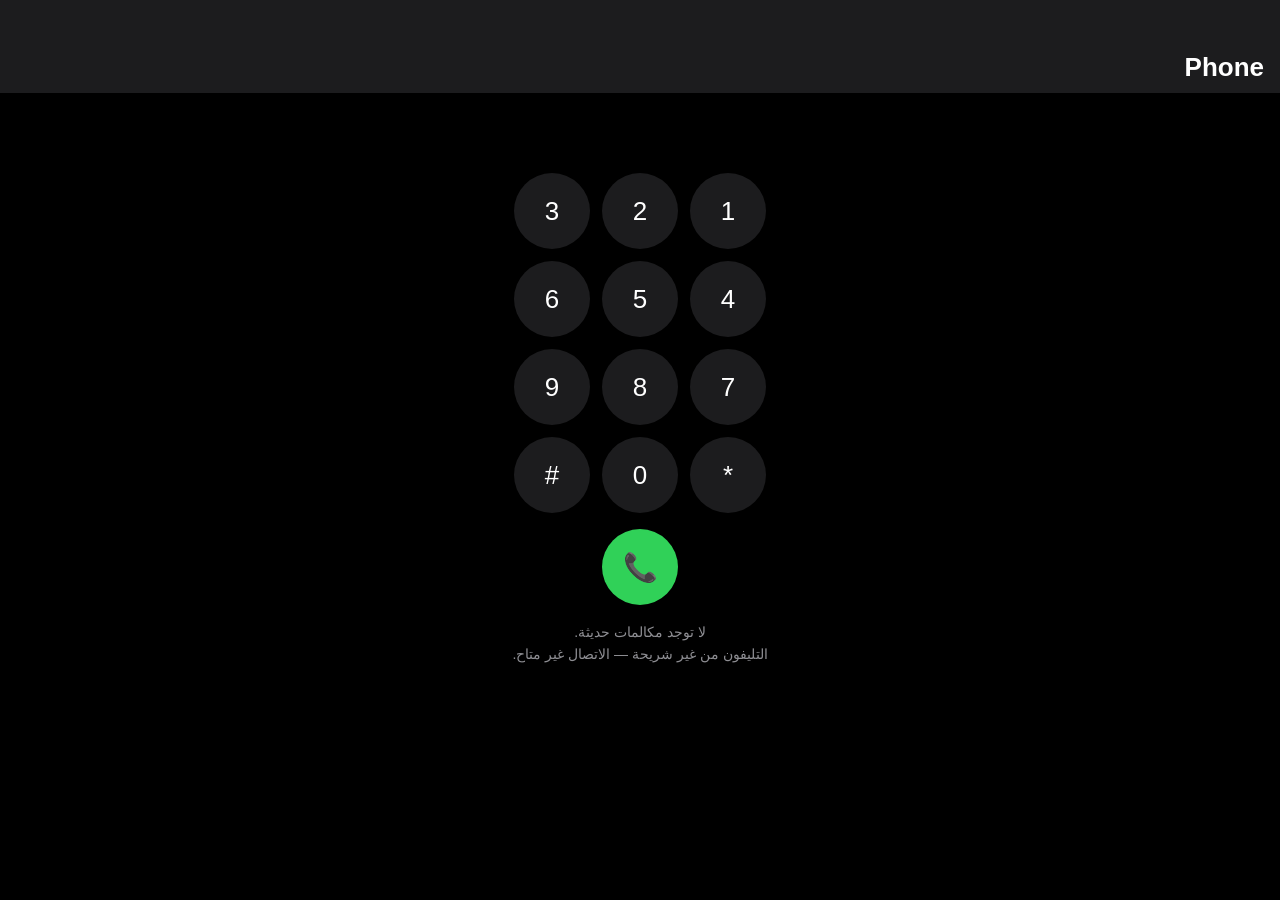
<file: apps/phone.html>
<!DOCTYPE html>
<html lang="ar" dir="rtl">
<head>
<meta charset="UTF-8">
<meta name="viewport" content="width=device-width, initial-scale=1.0, user-scalable=no">
<title>Phone</title>
<link rel="stylesheet" href="app-common.css">
<style>
  .dial { padding: 20px; text-align: center; }
  .dial .num { font-size: 32px; min-height: 44px; letter-spacing: 4px; direction: ltr; }
  .pad { display: grid; grid-template-columns: repeat(3, 76px); gap: 12px; justify-content: center; margin: 16px 0; }
  .pad button {
    width: 76px; height: 76px; border-radius: 50%; border: none; background: #1c1c1e;
    color: #fff; font-size: 26px; cursor: pointer;
  }
  .pad button:active { background: #3a3a3c; }
  .call-btn { width: 76px; height: 76px; border-radius: 50%; border: none; background: #30d158; font-size: 28px; cursor: pointer; }
  .p-note { color: #8e8e93; font-size: 14px; line-height: 1.6; }
</style>
</head>
<body>
<div class="app">
  <div class="app-head"><h1>Phone</h1></div>
  <div class="app-body"><div class="dial">
    <div class="num" id="num"></div>
    <div class="pad" id="pad"></div>
    <button class="call-btn" id="call">📞</button>
    <p class="p-note" id="note" style="margin-top:16px">لا توجد مكالمات حديثة.<br>التليفون من غير شريحة — الاتصال غير متاح.</p>
  </div></div>
</div>
<script src="app-common.js"></script>
<script>
var num = '';
var pad = $('#pad');
['1','2','3','4','5','6','7','8','9','*','0','#'].forEach(function (k) {
  var b = document.createElement('button');
  b.textContent = k;
  b.addEventListener('click', function () { if (num.length < 15) { num += k; $('#num').textContent = num; } });
  pad.appendChild(b);
});
$('#call').addEventListener('click', function () {
  $('#note').textContent = num ? 'تعذّر الاتصال بـ ' + num + ' — لا توجد شريحة في الهاتف.' : 'اكتب رقم الأول — بس الاتصال مش هيشتغل من غير شريحة.';
});
window.onStory = function () {};
window.onUpdate = function () {};
ready('phone');
</script>
</body>
</html>
</file>
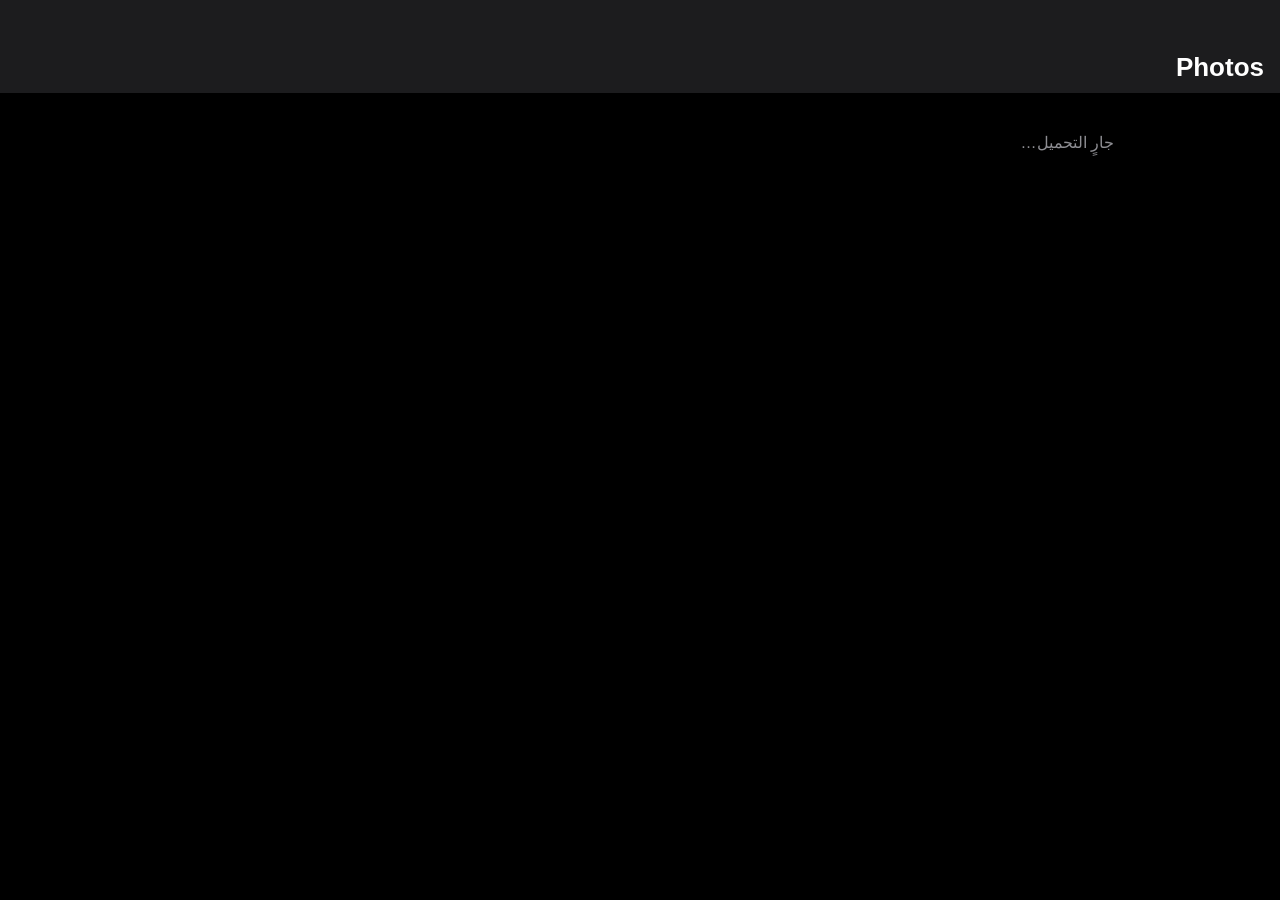
<file: apps/photos.html>
<!DOCTYPE html>
<html lang="ar" dir="rtl">
<head>
<meta charset="UTF-8">
<meta name="viewport" content="width=device-width, initial-scale=1.0, user-scalable=no">
<title>Photos</title>
<link rel="stylesheet" href="app-common.css">
<style>
  .grid { display: grid; grid-template-columns: repeat(3, 1fr); gap: 2px; }
  .cell { aspect-ratio: 1; cursor: pointer; position: relative; overflow: hidden; background: #1c1c1e; border: none; padding: 0; }
  .cell img { width: 100%; height: 100%; object-fit: cover; display: block; }
  .cell .ph { width: 100%; height: 100%; display: flex; align-items: center; justify-content: center; font-size: 30px; }
  .viewer { position: fixed; inset: 0; background: #000; display: none; flex-direction: column; z-index: 10; }
  .viewer.active { display: flex; }
  .viewer .v-head { display: flex; align-items: center; gap: 10px; padding: 52px 12px 10px; background: #1c1c1e; }
  .viewer .v-head .back { background: none; border: none; color: #0a84ff; font-size: 28px; cursor: pointer; min-width: 44px; min-height: 44px; }
  .viewer .v-head .t { flex: 1; font-size: 15px; color: #aaa; }
  .viewer img { width: 100%; max-height: 55vh; object-fit: contain; background: #000; }
  .viewer .v-cap { padding: 16px; line-height: 1.7; overflow-y: auto; }
  .viewer .v-cap h2 { font-size: 18px; margin-bottom: 6px; }
  .viewer .v-cap p { font-size: 15px; color: #ddd; margin-bottom: 6px; }
  .viewer .v-cap .note { color: #ffd60a; font-size: 14px; }
</style>
</head>
<body>
<div class="app">
  <div class="app-head"><h1>Photos</h1></div>
  <div class="app-body"><div class="grid" id="grid"><div class="loading">جارٍ التحميل…</div></div></div>
  <div class="viewer" id="viewer">
    <div class="v-head"><button class="back" id="btn-back">›</button><span class="t" id="v-date"></span></div>
    <img id="v-img" alt="">
    <div class="v-cap" id="v-cap"></div>
  </div>
</div>
<script src="app-common.js"></script>
<script>
// Deep link: opened as apps/photos.html?photo=<photo id> (e.g. from a photo
// attachment in Messages) — the viewer opens straight on that photo.
// No parameter (normal home-screen open) falls back to the grid.
var deepLinkPhoto = null;
try { deepLinkPhoto = new URLSearchParams(window.location.search).get('photo'); } catch (e) { deepLinkPhoto = null; }
window.onStory = function () {
  renderGrid();
  if (deepLinkPhoto) {
    var p = (STORY.photos || []).find(function (x) { return x.id === deepLinkPhoto; });
    deepLinkPhoto = null;
    if (p) openPhoto(p);
  }
};
window.onUpdate = function () { renderGrid(); };
function renderGrid() {
  var grid = $('#grid');
  // optional:true entries have ABSENT files (profile_hani, profile_ziad):
  // hide them entirely — never a broken tile.
  var photos = (STORY.photos || []).filter(function (p) { return !p.optional; });
  if (!photos.length) { grid.innerHTML = '<div class="empty">لا توجد صور.</div>'; return; }
  grid.innerHTML = photos.map(function (p) {
    return '<button class="cell" data-photo="' + esc(p.id) + '">' +
      '<img src="../story/assets/photos/' + esc(p.file) + '" alt="" loading="lazy" onerror="this.closest(\'.cell\').remove();">' +
      '<span class="ph" style="display:none">🖼️</span></button>';
  }).join('');
  grid.querySelectorAll('[data-photo]').forEach(function (b) {
    b.addEventListener('click', function () {
      var p = (STORY.photos || []).find(function (x) { return x.id === b.getAttribute('data-photo'); });
      if (p) openPhoto(p);
    });
  });
}
function openPhoto(p) {
  report('photo_opened', p.id);
  $('#v-date').textContent = (p.taken || '') + (p.medium ? ' · ' + p.medium : '');
  var img = $('#v-img');
  img.src = '../story/assets/photos/' + p.file;
  img.onerror = function () { img.style.display = 'none'; };
  img.style.display = '';
  var clue = clueFor(p.id);
  $('#v-cap').innerHTML = '<h2>' + esc(p.caption || '') + '</h2>' +
    (p.note ? '<p class="note">' + esc(p.note) + '</p>' : '') +
    pinButtonHtml(clue);
  wirePin($('#v-cap'));
  $('#viewer').classList.add('active');
}
$('#btn-back').addEventListener('click', function () { $('#viewer').classList.remove('active'); });
ready('photos');
</script>
</body>
</html>
</file>
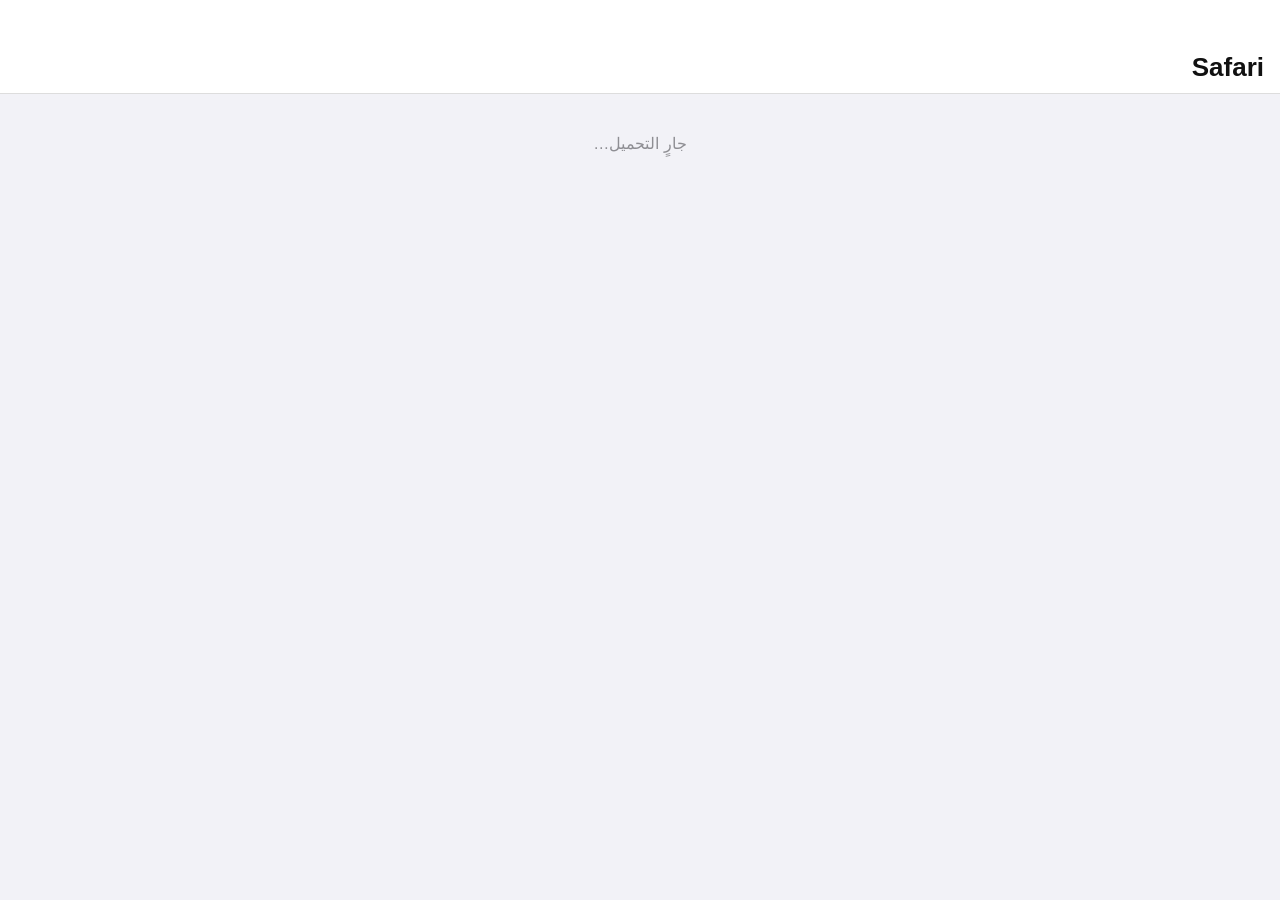
<file: apps/safari.html>
<!DOCTYPE html>
<html lang="ar" dir="rtl">
<head>
<meta charset="UTF-8">
<meta name="viewport" content="width=device-width, initial-scale=1.0, user-scalable=no">
<title>Safari</title>
<link rel="stylesheet" href="app-common.css">
<style>
  .safari { background: #f2f2f7; color: #111; }
  .safari .app-head { background: #fff; color: #111; border-bottom: 1px solid #ddd; }
  .safari .app-head h1 { color: #111; }
  .start { padding: 20px 16px; }
  .start h2 { font-size: 18px; margin-bottom: 6px; color: #111; }
  .start p { font-size: 14px; color: #666; line-height: 1.6; margin-bottom: 16px; }
  .site-row {
    display: block; width: 100%; text-align: start; min-height: 56px; padding: 12px 14px;
    margin-bottom: 8px; border: 1px solid #ddd; border-radius: 12px; background: #fff;
    color: #111; font-size: 15px; cursor: pointer;
  }
  .site-row b { display: block; font-size: 16px; }
  .site-row span { color: #0a84ff; font-size: 13px; }
  .page { padding: 20px 16px; background: #fff; min-height: 100%; color: #111; }
  .page h2 { font-size: 20px; margin-bottom: 4px; }
  .page .url { color: #0a84ff; font-size: 13px; margin-bottom: 14px; word-break: break-all; }
  .page p { font-size: 16px; line-height: 1.8; white-space: pre-wrap; }
  .page .plink { display: block; margin-top: 12px; color: #0a84ff; font-size: 15px; cursor: pointer; background: none; border: none; text-align: start; padding: 8px 0; min-height: 44px; }
  .search-row { display: flex; gap: 8px; margin: 12px 0 4px; }
  .search-row input {
    flex: 1; min-height: 44px; padding: 10px 14px; border: 1px solid #ccc; border-radius: 22px;
    font-size: 16px; font-family: inherit;
  }
  .search-row button {
    min-height: 44px; min-width: 64px; padding: 8px 16px; border: none; border-radius: 22px;
    background: #0a84ff; color: #fff; font-size: 15px; cursor: pointer;
  }
  #search-msg { color: #666; font-size: 14px; min-height: 20px; margin-bottom: 8px; }
  .page .pin-btn { margin-top: 10px; }
</style>
</head>
<body>
<div class="app safari">
  <div class="app-head"><button class="back" id="btn-home" style="display:none">› الرئيسية</button><h1>Safari</h1></div>
  <div class="app-body" id="body"><div class="loading">جارٍ التحميل…</div></div>
</div>
<script src="app-common.js"></script>
<script>
/* Link-only discovery: sites open ONLY from links in Messages/Mail
   (parent sends {type:'update', siteId, path}) or from the visited list.
   Bookmarks start empty. No search, no external navigation. */
var currentSite = null, currentPath = '/';
window.onStory = function () { renderStart(); };
window.onUpdate = function (d) {
  if (d.siteId) { currentSite = d.siteId; currentPath = d.path || '/'; renderPage(); }
  else renderStart();
};
function visitedSites() {
  var ids = (SAVE && SAVE.visitedSites) || [];
  return (STORY.sites || []).filter(function (s) { return ids.indexOf(s.id) !== -1; });
}
function renderStart() {
  $('#btn-home').style.display = 'none';
  var sites = visitedSites();
  var html = '<div class="start"><h2>صفحة البداية</h2>' +
    '<p>لا توجد إشارات مرجعية. المواقع بتظهر هنا بس بعد ما تفتحها من لينك في رسالة أو إيميل، أو من البحث.</p>' +
    '<div class="search-row"><input id="search-q" type="text" placeholder="ابحث…" aria-label="بحث">' +
    '<button id="search-go">بحث</button></div>' +
    '<div id="search-msg"></div>';
  if (!sites.length) {
    html += '<p>لسه ما زُرتش أي موقع من التليفون ده.</p>';
  } else {
    html += '<h2>زُرتها قبل كده</h2>' + sites.map(function (s) {
      return '<button class="site-row" data-site="' + esc(s.id) + '"><b>' + esc(s.name) + '</b><span>' + esc(s.url) + '</span></button>';
    }).join('');
  }
  html += '</div>';
  $('#body').innerHTML = html;
  $('#body').querySelectorAll('[data-site]').forEach(function (b) {
    b.addEventListener('click', function () { currentSite = b.getAttribute('data-site'); currentPath = '/'; renderPage(); });
  });
  wireSearch($('#body'));
}
function wireSearch(root) {
  var go = root.querySelector('#search-go');
  var input = root.querySelector('#search-q');
  if (!go || !input) return;
  function run() { doSearch(input.value.trim()); }
  go.addEventListener('click', run);
  input.addEventListener('keydown', function (e) { if (e.key === 'Enter') run(); });
}
/* In-world search only: matches the query against the search site's own
   results pages. Never the web, never anything outside the story. */
function doSearch(q) {
  var searchSite = (STORY.sites || []).find(function (s) { return s.id === 'site_search'; });
  var msg = $('#search-msg');
  if (!q) { if (msg) msg.textContent = 'اكتب كلمة الأول.'; return; }
  var pages = (searchSite && searchSite.pages) || [];
  var hit = null;
  pages.forEach(function (p) {
    var m = /results\?q=(.*)/.exec(p.path || '');
    var qq = m ? decodeURIComponent(m[1].replace(/\+/g, ' ')) : '';
    if (qq && (qq === q || qq.indexOf(q) !== -1 || q.indexOf(qq) !== -1)) hit = p;
    if (!hit && (p.title || '').indexOf(q) !== -1 && p.path !== '/') hit = p;
  });
  if (hit) {
    currentSite = 'site_search'; currentPath = hit.path; renderPage();
  } else if (msg) {
    msg.textContent = 'لا توجد نتائج مطابقة داخل هذا العالم.';
  } else {
    renderStart();
    var m2 = $('#search-msg');
    if (m2) m2.textContent = 'لا توجد نتائج مطابقة داخل هذا العالم.';
  }
}
function renderPage() {
  var site = (STORY.sites || []).find(function (s) { return s.id === currentSite; });
  if (!site) { renderStart(); return; }
  report('site_opened', site.id + ':' + currentPath);
  var page = (site.pages || []).find(function (p) { return p.path === currentPath; }) || site.pages[0] || { title: site.name, body: '' };
  $('#btn-home').style.display = '';
  var others = (site.pages || []).filter(function (p) { return p.path !== page.path; });
  // Pin clues sourced from this site (e.g. site_news, site_inspectorate).
  var siteClues = cluesFor(site.id).filter(function (c) { return !isPinned(c.id); });
  // On results pages, make the listed sites tappable (in-world discovery).
  var linked = (STORY.sites || []).filter(function (s) {
    return s.id !== site.id && ((page.body || '').indexOf(s.name) !== -1 || (page.body || '').indexOf(s.url) !== -1);
  });
  var searchBox = (site.id === 'site_search' && page.path === '/')
    ? '<div class="search-row"><input id="search-q" type="text" placeholder="ابحث…" aria-label="بحث"><button id="search-go">بحث</button></div><div id="search-msg"></div>' : '';
  $('#body').innerHTML = '<div class="page"><h2>' + esc(page.title) + '</h2>' +
    '<div class="url">' + esc(site.url) + esc(page.path) + '</div>' +
    '<p>' + esc(page.body) + '</p>' + searchBox +
    linked.map(function (s) {
      return '<button class="plink" data-site="' + esc(s.id) + '">← ' + esc(s.name) + ' — ' + esc(s.url) + '</button>';
    }).join('') +
    others.map(function (p) {
      return '<button class="plink" data-path="' + esc(p.path) + '">← ' + esc(p.title) + '</button>';
    }).join('') +
    (siteClues.length ? '<div style="margin-top:14px">' + pinButtonsHtml(siteClues) + '</div>' : '') + '</div>';
  wirePin($('#body'));
  wireSearch($('#body'));
  $('#body').querySelectorAll('[data-path]').forEach(function (b) {
    b.addEventListener('click', function () { currentPath = b.getAttribute('data-path'); renderPage(); });
  });
  $('#body').querySelectorAll('[data-site]').forEach(function (b) {
    b.addEventListener('click', function () { currentSite = b.getAttribute('data-site'); currentPath = '/'; renderPage(); });
  });
}
$('#btn-home').addEventListener('click', function () { currentSite = null; renderStart(); });
ready('safari');
</script>
</body>
</html>
</file>
<file: simulator.css>
/* ============================================
   iOS Simulator - Professional iPhone Experience
   ============================================ */

/* CSS Variables */
:root {
    --iphone-width: 390px;
    --iphone-height: 844px;
    --iphone-radius: 55px;
    --screen-radius: 48px;
    --notch-width: 125px;
    --notch-height: 35px;

    /* Colors */
    --glass-bg: rgba(255, 255, 255, 0.15);
    --glass-border: rgba(255, 255, 255, 0.2);
    --text-primary: #ffffff;
    --text-secondary: rgba(255, 255, 255, 0.7);
    --accent-blue: #007AFF;
    --accent-green: #30D158;
    --accent-orange: #FF9500;
    --accent-red: #FF3B30;

    --font-family: -apple-system, BlinkMacSystemFont, 'Segoe UI', Roboto, 'Helvetica Neue', Arial, sans-serif;
}

/* Reset */
*,
*::before,
*::after {
    margin: 0;
    padding: 0;
    box-sizing: border-box;
}

html {
    font-size: 16px;
}

body {
    font-family: var(--font-family);
    min-height: 100vh;
    display: flex;
    flex-direction: column;
    align-items: center;
    justify-content: center;
    background: linear-gradient(135deg, #0a0a1a 0%, #1a1a2e 30%, #16213e 60%, #0f0f23 100%);
    color: var(--text-primary);
    overflow-x: hidden;
    padding: 30px 20px;
    gap: 20px;
}

/* Background */
.background-container {
    position: fixed;
    top: 0;
    left: 0;
    width: 100%;
    height: 100%;
    overflow: hidden;
    z-index: -1;
}

.gradient-orb {
    position: absolute;
    border-radius: 50%;
    filter: blur(100px);
    opacity: 0.4;
    animation: float 25s ease-in-out infinite;
}

.orb-1 {
    width: 500px;
    height: 500px;
    background: linear-gradient(135deg, #667eea 0%, #764ba2 100%);
    top: -150px;
    left: -150px;
}

.orb-2 {
    width: 400px;
    height: 400px;
    background: linear-gradient(135deg, #f093fb 0%, #f5576c 100%);
    bottom: -100px;
    right: -100px;
    animation-delay: -8s;
}

.orb-3 {
    width: 350px;
    height: 350px;
    background: linear-gradient(135deg, #4facfe 0%, #00f2fe 100%);
    top: 40%;
    left: 60%;
    animation-delay: -16s;
}

.stars {
    position: absolute;
    width: 100%;
    height: 100%;
    background-image:
        radial-gradient(2px 2px at 20px 30px, white, transparent),
        radial-gradient(2px 2px at 40px 70px, white, transparent),
        radial-gradient(1px 1px at 90px 40px, white, transparent),
        radial-gradient(2px 2px at 160px 120px, white, transparent);
    background-repeat: repeat;
    background-size: 550px 200px;
    animation: twinkle 5s ease-in-out infinite;
    opacity: 0.5;
}

@keyframes float {

    0%,
    100% {
        transform: translate(0, 0) scale(1);
    }

    25% {
        transform: translate(60px, -60px) scale(1.1);
    }

    50% {
        transform: translate(-40px, 40px) scale(0.95);
    }

    75% {
        transform: translate(40px, 60px) scale(1.05);
    }
}

@keyframes twinkle {

    0%,
    100% {
        opacity: 0.3;
    }

    50% {
        opacity: 0.6;
    }
}

/* Page Title */
.page-title {
    text-align: center;
    animation: fadeInDown 0.8s ease;
}

.page-title h1 {
    font-size: 32px;
    font-weight: 700;
    background: linear-gradient(135deg, #fff 0%, #a8c0ff 50%, #3f87ff 100%);
    -webkit-background-clip: text;
    -webkit-text-fill-color: transparent;
    background-clip: text;
    margin-bottom: 8px;
}

.page-title p {
    font-size: 15px;
    color: var(--text-secondary);
}

@keyframes fadeInDown {
    from {
        opacity: 0;
        transform: translateY(-20px);
    }

    to {
        opacity: 1;
        transform: translateY(0);
    }
}

/* Simulator Container */
.simulator-container {
    animation: scaleIn 0.6s ease;
}

@keyframes scaleIn {
    from {
        opacity: 0;
        transform: scale(0.9);
    }

    to {
        opacity: 1;
        transform: scale(1);
    }
}

/* iPhone Frame */
.iphone-frame {
    position: relative;
    width: var(--iphone-width);
    height: var(--iphone-height);
    background: linear-gradient(145deg, #3a3a3a 0%, #2a2a2a 20%, #1a1a1a 50%, #0a0a0a 100%);
    border-radius: var(--iphone-radius);
    padding: 14px;
    box-shadow:
        0 0 0 1px rgba(255, 255, 255, 0.15),
        0 0 0 3px rgba(0, 0, 0, 0.3),
        0 30px 80px rgba(0, 0, 0, 0.6),
        0 15px 40px rgba(0, 0, 0, 0.4),
        inset 0 1px 2px rgba(255, 255, 255, 0.15);
    transition: transform 0.3s ease, box-shadow 0.3s ease;
}

.iphone-frame:hover {
    transform: translateY(-5px);
    box-shadow:
        0 0 0 1px rgba(255, 255, 255, 0.2),
        0 0 0 3px rgba(0, 0, 0, 0.3),
        0 40px 100px rgba(0, 0, 0, 0.7),
        0 20px 50px rgba(0, 0, 0, 0.5),
        inset 0 1px 2px rgba(255, 255, 255, 0.15);
}

/* Side Buttons */
.side-button {
    position: absolute;
    background: linear-gradient(180deg, #4a4a4a 0%, #2a2a2a 50%, #1a1a1a 100%);
    border-radius: 3px;
}

.silent-switch {
    width: 4px;
    height: 25px;
    left: -4px;
    top: 100px;
}

.volume-up {
    width: 4px;
    height: 40px;
    left: -4px;
    top: 160px;
}

.volume-down {
    width: 4px;
    height: 40px;
    left: -4px;
    top: 215px;
}

.power {
    width: 4px;
    height: 90px;
    right: -4px;
    top: 190px;
}

/* Dynamic Island */
.dynamic-island {
    position: absolute;
    top: 20px;
    left: 50%;
    transform: translateX(-50%);
    width: var(--notch-width);
    height: var(--notch-height);
    background: #000;
    border-radius: 24px;
    z-index: 100;
    overflow: hidden;
    transition: all 0.4s cubic-bezier(0.4, 0, 0.2, 1);
    box-shadow: inset 0 0 15px rgba(0, 0, 0, 0.8);
}

.dynamic-island.expanded {
    width: 280px;
    height: 90px;
    border-radius: 40px;
}

.island-content {
    display: flex;
    align-items: center;
    justify-content: flex-end;
    height: 100%;
    padding: 0 16px;
    gap: 12px;
}

.island-camera {
    width: 14px;
    height: 14px;
    background: radial-gradient(circle at 35% 35%, #2a2a4a, #000);
    border-radius: 50%;
    box-shadow: inset 0 0 4px rgba(100, 100, 200, 0.3);
}

.island-indicator {
    width: 8px;
    height: 8px;
    background: var(--accent-green);
    border-radius: 50%;
    opacity: 0;
    transition: opacity 0.3s ease;
}

.island-indicator.active {
    opacity: 1;
    animation: pulse 2s infinite;
}

@keyframes pulse {

    0%,
    100% {
        opacity: 1;
    }

    50% {
        opacity: 0.5;
    }
}

/* Screen */
.screen {
    width: 100%;
    height: 100%;
    border-radius: var(--screen-radius);
    overflow: hidden;
    position: relative;
    background: #000;
}

/* ============= LOCK SCREEN ============= */
.lock-screen {
    position: absolute;
    top: 0;
    left: 0;
    right: 0;
    bottom: 0;
    background:
        linear-gradient(180deg, rgba(0, 0, 0, 0.3) 0%, rgba(0, 0, 0, 0.1) 30%, rgba(0, 0, 0, 0.4) 100%),
        linear-gradient(135deg, #1a1a3e 0%, #2d1b4e 30%, #1e3a5f 60%, #0d1b2a 100%);
    display: flex;
    flex-direction: column;
    padding: 60px 30px 30px;
    z-index: 50;
    transition: transform 0.5s cubic-bezier(0.4, 0, 0.2, 1), opacity 0.5s ease;
}

.lock-screen.unlocking {
    transform: scale(1.1);
    opacity: 0;
}

.lock-status-bar {
    text-align: center;
    margin-bottom: auto;
}

.lock-time {
    font-size: 86px;
    font-weight: 300;
    letter-spacing: -4px;
    line-height: 1;
    margin-bottom: 5px;
}

.lock-date {
    font-size: 20px;
    font-weight: 400;
    color: var(--text-secondary);
}

.lock-widgets {
    display: flex;
    justify-content: center;
    gap: 15px;
    margin-bottom: auto;
}

.widget {
    background: rgba(255, 255, 255, 0.15);
    backdrop-filter: blur(20px);
    border-radius: 20px;
    padding: 15px 20px;
    display: flex;
    align-items: center;
    gap: 12px;
    border: 1px solid rgba(255, 255, 255, 0.1);
    cursor: pointer;
    transition: all 0.2s ease;
}

.widget:hover {
    background: rgba(255, 255, 255, 0.25);
    transform: scale(1.02);
}

.widget-icon {
    font-size: 32px;
}

.widget-info {
    display: flex;
    flex-direction: column;
}

.widget-temp {
    font-size: 24px;
    font-weight: 500;
}

.widget-location {
    font-size: 13px;
    color: var(--text-secondary);
}

.lock-bottom {
    display: flex;
    justify-content: space-between;
    align-items: flex-end;
}

.flashlight-btn,
.camera-btn {
    width: 50px;
    height: 50px;
    background: rgba(255, 255, 255, 0.2);
    backdrop-filter: blur(10px);
    border-radius: 50%;
    display: flex;
    align-items: center;
    justify-content: center;
    cursor: pointer;
    transition: all 0.2s ease;
}

.flashlight-btn:hover,
.camera-btn:hover {
    background: rgba(255, 255, 255, 0.4);
    transform: scale(1.1);
}

.flashlight-btn svg,
.camera-btn svg {
    width: 24px;
    height: 24px;
    fill: white;
}

.swipe-indicator {
    text-align: center;
}

.swipe-indicator span {
    font-size: 13px;
    color: var(--text-secondary);
    display: block;
    margin-bottom: 10px;
}

.swipe-bar {
    width: 140px;
    height: 5px;
    background: rgba(255, 255, 255, 0.5);
    border-radius: 3px;
    margin: 0 auto;
}

/* ============= HOME SCREEN ============= */
.home-screen {
    position: absolute;
    top: 0;
    left: 0;
    right: 0;
    bottom: 0;
    display: flex;
    flex-direction: column;
}

/* Status Bar */
.status-bar {
    display: flex;
    justify-content: space-between;
    align-items: center;
    padding: 16px 32px 10px;
    height: 54px;
    position: relative;
    z-index: 50;
}

.status-left .time {
    font-size: 17px;
    font-weight: 600;
}

.status-right {
    display: flex;
    align-items: center;
    gap: 7px;
}

.signal-bars {
    display: flex;
    align-items: flex-end;
    gap: 2px;
    height: 13px;
}

.signal-bars .bar {
    width: 3px;
    background: white;
    border-radius: 1px;
}

.signal-bars .bar:nth-child(1) {
    height: 4px;
}

.signal-bars .bar:nth-child(2) {
    height: 7px;
}

.signal-bars .bar:nth-child(3) {
    height: 9px;
}

.signal-bars .bar:nth-child(4) {
    height: 12px;
}

.wifi-icon {
    width: 17px;
    height: 17px;
}

.wifi-icon svg {
    width: 100%;
    height: 100%;
}

.battery {
    width: 27px;
    height: 13px;
    border: 1.5px solid white;
    border-radius: 4px;
    padding: 2px;
    position: relative;
}

.battery::after {
    content: '';
    position: absolute;
    right: -5px;
    top: 50%;
    transform: translateY(-50%);
    width: 2.5px;
    height: 6px;
    background: white;
    border-radius: 0 2px 2px 0;
}

.battery-level {
    width: 100%;
    height: 100%;
    background: var(--accent-green);
    border-radius: 2px;
}

/* Wallpaper */
.wallpaper {
    position: absolute;
    top: 0;
    left: 0;
    right: 0;
    bottom: 0;
    background:
        linear-gradient(180deg, rgba(0, 0, 0, 0) 0%, rgba(0, 0, 0, 0.3) 100%),
        linear-gradient(135deg,
            #1a1a3e 0%,
            #2d1b4e 20%,
            #4a2c6a 40%,
            #1e3a5f 60%,
            #0d1b2a 80%,
            #1a1a2e 100%);
    z-index: 0;
}

/* App Grid */
.app-grid {
    flex: 1;
    padding: 20px 25px;
    z-index: 10;
    overflow: hidden;
}

.app-page {
    display: grid;
    grid-template-columns: repeat(4, 1fr);
    gap: 20px 15px;
    justify-items: center;
}

/* App Icons */
.app-icon {
    display: flex;
    flex-direction: column;
    align-items: center;
    gap: 6px;
    cursor: pointer;
    transition: transform 0.2s ease;
}

.app-icon:hover {
    transform: scale(1.1);
}

.app-icon:active {
    transform: scale(0.95);
}

.icon-img {
    width: 60px;
    height: 60px;
    border-radius: 14px;
    display: flex;
    align-items: center;
    justify-content: center;
    position: relative;
    overflow: hidden;
    box-shadow:
        0 4px 12px rgba(0, 0, 0, 0.3),
        inset 0 1px 0 rgba(255, 255, 255, 0.2);
}

.app-name {
    font-size: 12px;
    font-weight: 500;
    color: white;
    text-shadow: 0 1px 3px rgba(0, 0, 0, 0.5);
    max-width: 80px;
    text-align: center;
    white-space: nowrap;
    overflow: hidden;
    text-overflow: ellipsis;
}

/* Weather App Icon */
.weather-app-icon {
    background: linear-gradient(180deg, #47bfff 0%, #1e90ff 100%);
}

.weather-icon-bg {
    display: flex;
    flex-direction: column;
    align-items: center;
    justify-content: center;
}

.temp-display {
    font-size: 28px;
    font-weight: 300;
    color: white;
}

.cloud-icon {
    width: 30px;
    height: 18px;
    background: white;
    border-radius: 10px;
    position: relative;
    margin-top: -5px;
}

.cloud-icon::before {
    content: '';
    position: absolute;
    width: 14px;
    height: 14px;
    background: white;
    border-radius: 50%;
    top: -8px;
    left: 5px;
}

.cloud-icon::after {
    content: '';
    position: absolute;
    width: 10px;
    height: 10px;
    background: white;
    border-radius: 50%;
    top: -5px;
    right: 5px;
}

/* Clock App Icon */
.clock-app-icon {
    background: #000;
}

.clock-face {
    width: 50px;
    height: 50px;
    border: 3px solid white;
    border-radius: 50%;
    position: relative;
}

.clock-hand {
    position: absolute;
    background: white;
    left: 50%;
    bottom: 50%;
    transform-origin: bottom center;
    border-radius: 2px;
}

.clock-hand.hour {
    width: 3px;
    height: 15px;
    transform: translateX(-50%) rotate(0deg);
}

.clock-hand.minute {
    width: 2px;
    height: 20px;
    transform: translateX(-50%) rotate(0deg);
}

/* Calculator Icon */
.calculator-icon {
    background: linear-gradient(180deg, #2e2e2e 0%, #1a1a1a 100%);
}

.calc-display {
    font-size: 24px;
    color: #ff9500;
    margin-bottom: 5px;
}

.calc-buttons {
    display: grid;
    grid-template-columns: repeat(3, 1fr);
    gap: 3px;
}

.calc-buttons span {
    width: 12px;
    height: 8px;
    background: #4a4a4a;
    border-radius: 2px;
}

/* Photos Icon */
.photos-icon {
    background: linear-gradient(135deg, #ff6b6b 0%, #feca57 25%, #48dbfb 50%, #5f27cd 75%, #ff6b6b 100%);
}

.photo-flower {
    width: 35px;
    height: 35px;
    background: white;
    border-radius: 50% 0 50% 0;
    transform: rotate(45deg);
    position: relative;
}

.photo-flower::before {
    content: '';
    position: absolute;
    width: 100%;
    height: 100%;
    background: white;
    border-radius: 50% 0 50% 0;
    transform: rotate(90deg);
}

/* Camera Icon */
.camera-icon {
    background: linear-gradient(180deg, #3a3a3a 0%, #1a1a1a 100%);
}

.camera-lens {
    width: 35px;
    height: 35px;
    background: linear-gradient(135deg, #666 0%, #333 100%);
    border-radius: 50%;
    border: 3px solid #555;
    position: relative;
}

.camera-lens::after {
    content: '';
    position: absolute;
    top: 50%;
    left: 50%;
    transform: translate(-50%, -50%);
    width: 15px;
    height: 15px;
    background: #222;
    border-radius: 50%;
}

/* Notes Icon */
.notes-icon {
    background: linear-gradient(180deg, #fff9c4 0%, #fff176 100%);
}

.notes-lines {
    width: 40px;
    height: 35px;
    display: flex;
    flex-direction: column;
    gap: 5px;
}

.notes-lines::before,
.notes-lines::after {
    content: '';
    height: 3px;
    background: #bbb;
    border-radius: 2px;
}

.notes-lines::before {
    width: 100%;
}

.notes-lines::after {
    width: 70%;
}

/* Settings Icon */
.settings-icon {
    background: linear-gradient(180deg, #8e8e93 0%, #636366 100%);
}

.gear {
    width: 40px;
    height: 40px;
    background: linear-gradient(135deg, #aaa 0%, #666 100%);
    border-radius: 50%;
    position: relative;
}

.gear::before {
    content: '';
    position: absolute;
    top: 50%;
    left: 50%;
    transform: translate(-50%, -50%);
    width: 15px;
    height: 15px;
    background: #444;
    border-radius: 50%;
}

/* Safari Icon */
.safari-icon {
    background: linear-gradient(180deg, #5ac8fa 0%, #007aff 100%);
}

.compass {
    width: 45px;
    height: 45px;
    background: white;
    border-radius: 50%;
    position: relative;
}

.compass::before {
    content: '';
    position: absolute;
    top: 50%;
    left: 50%;
    transform: translate(-50%, -50%) rotate(-45deg);
    width: 4px;
    height: 30px;
    background: linear-gradient(180deg, #ff3b30 50%, white 50%);
}

/* Music Icon */
.music-icon {
    background: linear-gradient(135deg, #fc5c7d 0%, #6a82fb 100%);
}

.music-note {
    font-size: 36px;
    color: white;
}

/* Maps Icon */
.maps-icon {
    background: linear-gradient(180deg, #4cd964 0%, #34c759 100%);
}

.map-marker {
    width: 20px;
    height: 30px;
    background: #ff3b30;
    border-radius: 50% 50% 50% 50% / 60% 60% 40% 40%;
    position: relative;
}

.map-marker::after {
    content: '';
    position: absolute;
    top: 8px;
    left: 50%;
    transform: translateX(-50%);
    width: 8px;
    height: 8px;
    background: white;
    border-radius: 50%;
}

/* Messages Icon */
.messages-icon {
    background: linear-gradient(180deg, #5ed57c 0%, #34c759 100%);
}

.message-bubble {
    width: 40px;
    height: 35px;
    background: white;
    border-radius: 18px;
    display: flex;
    align-items: center;
    justify-content: center;
    font-size: 18px;
    color: #34c759;
    position: relative;
}

.message-bubble::after {
    content: '';
    position: absolute;
    bottom: -5px;
    left: 8px;
    width: 12px;
    height: 12px;
    background: white;
    border-radius: 0 0 12px 0;
}

/* Mail Icon */
.mail-icon {
    background: linear-gradient(180deg, #5ac8fa 0%, #007aff 100%);
}

.mail-envelope {
    width: 40px;
    height: 28px;
    background: white;
    border-radius: 4px;
    position: relative;
}

.mail-envelope::before {
    content: '';
    position: absolute;
    top: 0;
    left: 0;
    right: 0;
    height: 0;
    border-left: 20px solid transparent;
    border-right: 20px solid transparent;
    border-top: 14px solid #007aff;
}

/* App Store Icon */
.appstore-icon {
    background: linear-gradient(180deg, #5ac8fa 0%, #007aff 100%);
}

.appstore-a {
    font-size: 36px;
    font-weight: 700;
    color: white;
    font-style: italic;
}

/* Files Icon */
.files-icon {
    background: linear-gradient(180deg, #5ac8fa 0%, #007aff 100%);
}

.folder {
    width: 40px;
    height: 30px;
    background: white;
    border-radius: 0 5px 5px 5px;
    position: relative;
}

.folder::before {
    content: '';
    position: absolute;
    top: -8px;
    left: 0;
    width: 18px;
    height: 8px;
    background: white;
    border-radius: 5px 5px 0 0;
}

/* Health Icon */
.health-icon {
    background: linear-gradient(180deg, #fff 0%, #f0f0f0 100%);
}

.heart {
    font-size: 36px;
}

/* Wallet Icon */
.wallet-icon {
    background: linear-gradient(180deg, #1c1c1e 0%, #000 100%);
}

.cards {
    width: 40px;
    height: 30px;
    position: relative;
}

.cards::before,
.cards::after {
    content: '';
    position: absolute;
    width: 35px;
    height: 22px;
    border-radius: 4px;
    left: 50%;
    transform: translateX(-50%);
}

.cards::before {
    background: #ff9500;
    top: 0;
}

.cards::after {
    background: #5ac8fa;
    top: 8px;
}

/* Phone Icon */
.phone-icon {
    background: linear-gradient(180deg, #5ed57c 0%, #34c759 100%);
}

.phone-receiver {
    width: 30px;
    height: 30px;
    border: 4px solid white;
    border-radius: 8px;
    transform: rotate(-45deg);
    position: relative;
}

.phone-receiver::before,
.phone-receiver::after {
    content: '';
    position: absolute;
    width: 10px;
    height: 10px;
    background: white;
    border-radius: 50%;
}

.phone-receiver::before {
    top: -2px;
    left: -2px;
}

.phone-receiver::after {
    bottom: -2px;
    right: -2px;
}

/* Page Dots */
.page-dots {
    display: flex;
    justify-content: center;
    gap: 8px;
    padding: 10px;
    z-index: 10;
}

.dot {
    width: 8px;
    height: 8px;
    background: rgba(255, 255, 255, 0.3);
    border-radius: 50%;
    transition: all 0.3s ease;
}

.dot.active {
    background: white;
    width: 20px;
    border-radius: 4px;
}

/* Dock */
.dock {
    position: relative;
    padding: 12px 20px 30px;
    z-index: 20;
}

.dock-bg {
    position: absolute;
    top: 0;
    left: 15px;
    right: 15px;
    bottom: 20px;
    background: rgba(255, 255, 255, 0.2);
    backdrop-filter: blur(30px);
    -webkit-backdrop-filter: blur(30px);
    border-radius: 35px;
    border: 1px solid rgba(255, 255, 255, 0.1);
}

.dock-icons {
    display: flex;
    justify-content: space-around;
    position: relative;
    z-index: 1;
}

.dock-icon .app-name {
    display: none;
}

.dock-icon .icon-img {
    width: 55px;
    height: 55px;
}

/* App View */
.app-view {
    position: absolute;
    top: 0;
    left: 0;
    right: 0;
    bottom: 0;
    background: #000;
    z-index: 80;
}

.app-view iframe {
    width: 100%;
    height: 100%;
    border: none;
    border-radius: var(--screen-radius);
}

.app-loading {
    position: absolute;
    top: 0;
    left: 0;
    right: 0;
    bottom: 0;
    display: flex;
    flex-direction: column;
    align-items: center;
    justify-content: center;
    background: #000;
    gap: 15px;
}

.app-loading-icon {
    width: 50px;
    height: 50px;
    border: 3px solid rgba(255, 255, 255, 0.2);
    border-top-color: white;
    border-radius: 50%;
    animation: spin 1s linear infinite;
}

@keyframes spin {
    to {
        transform: rotate(360deg);
    }
}

/* Control Center */
.control-center {
    position: absolute;
    top: 100%;
    left: 10px;
    right: 10px;
    height: 450px;
    background: rgba(30, 30, 30, 0.9);
    backdrop-filter: blur(40px);
    -webkit-backdrop-filter: blur(40px);
    border-radius: 40px;
    z-index: 90;
    padding: 15px 20px 30px;
    transition: transform 0.4s cubic-bezier(0.4, 0, 0.2, 1);
}

.control-center.active {
    transform: translateY(-100%);
}

.control-handle {
    width: 40px;
    height: 5px;
    background: rgba(255, 255, 255, 0.3);
    border-radius: 3px;
    margin: 0 auto 20px;
}

.control-grid {
    display: grid;
    grid-template-columns: 1fr 1fr;
    gap: 15px;
}

.control-group {
    display: grid;
    gap: 10px;
}

.control-group.connectivity {
    grid-template-columns: repeat(2, 1fr);
    grid-template-rows: repeat(2, 1fr);
}

.control-btn {
    width: 55px;
    height: 55px;
    background: rgba(255, 255, 255, 0.15);
    border-radius: 50%;
    display: flex;
    align-items: center;
    justify-content: center;
    cursor: pointer;
    transition: all 0.2s ease;
}

.control-btn:hover {
    background: rgba(255, 255, 255, 0.25);
}

.control-btn.active {
    background: var(--accent-blue);
}

.control-btn svg {
    width: 24px;
    height: 24px;
    fill: white;
}

.control-large {
    grid-column: span 2;
    background: rgba(255, 255, 255, 0.1);
    border-radius: 20px;
    padding: 15px;
}

.music-control {
    display: flex;
    flex-direction: column;
    gap: 10px;
}

.now-playing {
    display: flex;
    align-items: center;
    gap: 12px;
}

.album-art {
    width: 45px;
    height: 45px;
    background: linear-gradient(135deg, #667eea, #764ba2);
    border-radius: 8px;
    display: flex;
    align-items: center;
    justify-content: center;
    font-size: 20px;
}

.track-info {
    display: flex;
    flex-direction: column;
}

.track-name {
    font-size: 14px;
    font-weight: 500;
}

.artist-name {
    font-size: 12px;
    color: var(--text-secondary);
}

.playback-controls {
    display: flex;
    justify-content: flex-end;
    gap: 15px;
}

.playback-controls button {
    background: none;
    border: none;
    color: white;
    font-size: 20px;
    cursor: pointer;
}

.control-group.utilities {
    grid-template-columns: repeat(2, 1fr);
}

.control-group.sliders {
    grid-column: span 2;
    grid-template-columns: repeat(2, 1fr);
}

.slider-control {
    display: flex;
    flex-direction: column;
    align-items: center;
    gap: 10px;
    background: rgba(255, 255, 255, 0.1);
    border-radius: 20px;
    padding: 15px;
}

.slider-control svg {
    width: 24px;
    height: 24px;
    fill: white;
}

.slider-track {
    width: 35px;
    height: 120px;
    background: rgba(255, 255, 255, 0.2);
    border-radius: 18px;
    position: relative;
    overflow: hidden;
}

.slider-fill {
    position: absolute;
    bottom: 0;
    left: 0;
    right: 0;
    background: white;
    border-radius: 18px;
}

/* Home Indicator */
.home-indicator {
    position: absolute;
    bottom: 10px;
    left: 50%;
    transform: translateX(-50%);
    width: 140px;
    height: 5px;
    background: rgba(255, 255, 255, 0.4);
    border-radius: 3px;
    z-index: 100;
    cursor: pointer;
}

/* Toast */
.toast {
    position: fixed;
    bottom: 30px;
    left: 50%;
    transform: translateX(-50%) translateY(100px);
    padding: 14px 28px;
    background: rgba(30, 30, 30, 0.95);
    backdrop-filter: blur(20px);
    border-radius: 30px;
    color: white;
    font-size: 15px;
    font-weight: 500;
    box-shadow: 0 10px 40px rgba(0, 0, 0, 0.4);
    z-index: 1000;
    opacity: 0;
    transition: all 0.4s cubic-bezier(0.4, 0, 0.2, 1);
}

.toast.show {
    opacity: 1;
    transform: translateX(-50%) translateY(0);
}

/* Responsive */
@media (max-width: 500px) {
    :root {
        --iphone-width: 380px;
        --iphone-height: 820px;
        --iphone-radius: 55px;
        --screen-radius: 48px;
    }

    .icon-img {
        width: 60px;
        height: 60px;
    }

    .dock-icon .icon-img {
        width: 55px;
        height: 55px;
    }

    .lock-time {
        font-size: 72px;
    }
}
</file>
<file: game.css>
/* «آخر رسالة» — parent overlays: passcode, guidance, notifications, case file,
   deductions, endings. System font stack only. Touch-first: big tap targets. */
:root { --sys: -apple-system, BlinkMacSystemFont, "Segoe UI", Roboto, "Helvetica Neue", Arial, sans-serif; }

/* Guidance bar (home screen, under status bar) */
.home-screen .app-grid { padding-top: 118px; }
.guidance-bar {
  position: absolute; top: 44px; left: 12px; right: 12px; z-index: 30;
  background: rgba(20,20,24,.72); backdrop-filter: blur(12px);
  border: 1px solid rgba(255,255,255,.14); border-radius: 16px;
  padding: 10px 12px; color: #fff; font-family: var(--sys);
  display: flex; gap: 10px; align-items: center;
}
.guidance-bar .g-text { flex: 1; min-width: 0; }
.guidance-bar .g-chapter { display: block; font-size: 12px; font-weight: 700; color: #ffd60a; }
.guidance-bar .g-goal { display: block; font-size: 13px; line-height: 1.35; }
.g-case-btn {
  flex-shrink: 0; min-width: 64px; min-height: 44px; border: none; border-radius: 12px;
  background: #ffd60a; color: #000; font-size: 13px; font-weight: 700; font-family: var(--sys);
  cursor: pointer; padding: 8px 10px;
}

/* Notification banner */
.notify-banner {
  position: absolute; top: 12px; left: 12px; right: 12px; z-index: 90;
  background: rgba(28,28,30,.92); border: 1px solid rgba(255,255,255,.16);
  border-radius: 16px; padding: 12px 14px; color: #fff; font-family: var(--sys);
  transform: translateY(-140%); transition: transform .35s ease; cursor: pointer;
}
.notify-banner.show { transform: translateY(0); }
.notify-banner .nb-title { display: block; font-size: 13px; font-weight: 700; }
.notify-banner .nb-body { display: block; font-size: 14px; color: #ddd; margin-top: 2px; }

/* Passcode overlay */
.passcode-overlay {
  position: absolute; inset: 0; z-index: 80; display: none;
  flex-direction: column; align-items: center; justify-content: center; gap: 14px;
  background: rgba(0,0,0,.82); backdrop-filter: blur(10px); color: #fff; font-family: var(--sys);
}
.passcode-overlay.open { display: flex; }
.passcode-overlay.shake { animation: pshake .4s ease; }
@keyframes pshake { 0%,100%{transform:translateX(0)} 25%{transform:translateX(-8px)} 75%{transform:translateX(8px)} }
.passcode-overlay h2 { font-size: 20px; font-weight: 600; margin: 0; }
.passcode-overlay .pc-sub { font-size: 14px; color: #aaa; margin: 0; }
#passcode-dots { display: flex; gap: 14px; margin: 8px 0; }
#passcode-dots .dot { width: 14px; height: 14px; border: 2px solid #fff; border-radius: 50%; }
#passcode-dots .dot.filled { background: #fff; }
.pc-error { color: #ff6961; font-size: 14px; min-height: 20px; margin: 0; }
.pc-hint { display: none; max-width: 280px; font-size: 14px; line-height: 1.5; color: #ffd60a;
  background: rgba(255,214,10,.12); border: 1px solid rgba(255,214,10,.4);
  border-radius: 12px; padding: 10px 12px; }
.pc-keypad { display: grid; grid-template-columns: repeat(3, 76px); gap: 12px; }
.pc-key {
  width: 76px; height: 76px; border-radius: 50%; border: none;
  background: rgba(255,255,255,.16); color: #fff; font-size: 28px; font-family: var(--sys);
  cursor: pointer; display: flex; align-items: center; justify-content: center;
}
.pc-key:active { background: rgba(255,255,255,.35); }
.pc-key.small { font-size: 15px; }
.pc-hint-btn { background: none; border: none; color: #0a84ff; font-size: 15px; font-family: var(--sys); cursor: pointer; padding: 10px; }

/* Full-screen overlays (case file / deductions / endings) */
.game-overlay {
  position: absolute; inset: 0; z-index: 70; display: none; flex-direction: column;
  background: #000; color: #fff; font-family: var(--sys);
}
.game-overlay.open { display: flex; }
.game-overlay .go-head {
  display: flex; align-items: center; justify-content: space-between;
  padding: 52px 16px 12px; border-bottom: 1px solid #333; flex-shrink: 0;
}
.game-overlay .go-head h2 { font-size: 20px; margin: 0; }
.game-overlay .go-head button {
  background: none; border: none; color: #0a84ff; font-size: 17px; font-family: var(--sys);
  cursor: pointer; min-height: 44px; min-width: 44px;
}
.game-overlay .go-body { flex: 1; overflow-y: auto; padding: 16px; }
.cf-sec { background: #1c1c1e; border-radius: 14px; padding: 14px; margin-bottom: 12px; font-size: 15px; line-height: 1.5; }
.cf-sec ul { margin: 8px 0 0; padding-inline-start: 20px; }
.cf-goal { color: #ffd60a; }
.cf-ded { border-top: 1px solid #333; padding-top: 10px; margin-top: 10px; }
.cf-ded:first-child { border-top: none; margin-top: 0; padding-top: 0; }
.cf-done { color: #30d158; }
.cf-btn, .ded-submit {
  display: block; width: 100%; min-height: 48px; margin-top: 10px; border: none; border-radius: 12px;
  background: #0a84ff; color: #fff; font-size: 16px; font-weight: 600; font-family: var(--sys); cursor: pointer;
}
.cf-btn:disabled { background: #3a3a3c; color: #8e8e93; font-weight: 400; cursor: default; }
.cf-note { color: #8e8e93; font-size: 13px; }
.ded-note { color: #aaa; font-size: 14px; margin: 14px 0 8px; }
.ded-opt {
  display: block; width: 100%; text-align: start; min-height: 48px; margin-bottom: 8px;
  padding: 12px 14px; border: 1px solid #3a3a3c; border-radius: 12px;
  background: #1c1c1e; color: #fff; font-size: 16px; font-family: var(--sys); cursor: pointer;
}
.ded-opt.sel { border-color: #0a84ff; background: rgba(10,132,255,.25); }
.ded-check { display: flex; gap: 10px; align-items: center; min-height: 48px; padding: 8px 4px; font-size: 15px; cursor: pointer; }
.ded-check input { width: 22px; height: 22px; flex-shrink: 0; }
#ded-action { width: 100%; min-height: 48px; font-size: 16px; border-radius: 12px; background: #1c1c1e; color: #fff; border: 1px solid #3a3a3c; padding: 0 12px; }
.ded-hint { color: #ffd60a; font-size: 14px; min-height: 20px; margin: 10px 0 0; }
.ded-picked { background: #1c1c1e; border-radius: 10px; padding: 10px; font-size: 14px; min-height: 40px; margin-bottom: 10px; }
#ending-text { font-size: 17px; line-height: 1.7; white-space: pre-wrap; }
.ending-actions { display: flex; flex-direction: column; gap: 10px; padding: 0 16px 30px; }
.ending-actions button {
  min-height: 50px; border: none; border-radius: 12px; font-size: 16px; font-weight: 600;
  font-family: var(--sys); cursor: pointer;
}
#ending-retry { background: #ffd60a; color: #000; }
#ending-close { background: #1c1c1e; color: #fff; }
.lock-hint-note { font-size: 13px; color: #ff9f0a; text-align: center; max-width: 280px; }
</file>
<file: apps/app-common.css>
/* Shared styles for story-driven apps. System font stack only. */
* { margin: 0; padding: 0; box-sizing: border-box; }
html, body {
  font-family: -apple-system, BlinkMacSystemFont, "Segoe UI", Roboto, "Helvetica Neue", Arial, sans-serif;
  height: 100%; background: #000; color: #fff; overflow: hidden;
}
.app { display: flex; flex-direction: column; height: 100%; }
.app-head {
  padding: 52px 16px 10px; display: flex; align-items: center; gap: 10px;
  background: #1c1c1e; flex-shrink: 0;
}
.app-head h1 { font-size: 26px; font-weight: 700; flex: 1; }
.app-head .back {
  background: none; border: none; color: #0a84ff; font-size: 17px; cursor: pointer;
  min-width: 44px; min-height: 44px; text-align: start; padding: 0;
}
.app-body { flex: 1; overflow-y: auto; padding-bottom: 40px; }
.empty { padding: 40px 20px; text-align: center; color: #8e8e93; font-size: 15px; line-height: 1.6; }
.pin-btn {
  display: inline-block; margin-top: 8px; min-height: 40px; padding: 8px 14px;
  border: none; border-radius: 20px; background: #ffd60a; color: #000;
  font-size: 14px; font-weight: 700; cursor: pointer;
  font-family: -apple-system, BlinkMacSystemFont, "Segoe UI", Roboto, "Helvetica Neue", Arial, sans-serif;
}
.pin-state { display: inline-block; margin-top: 8px; color: #30d158; font-size: 14px; font-weight: 600; }
.loading { padding: 40px 20px; text-align: center; color: #8e8e93; }
.row-item {
  display: flex; gap: 12px; padding: 14px 16px; border-bottom: 1px solid #2c2c2e;
  cursor: pointer; min-height: 60px; align-items: center; background: none; border-top: none;
  border-left: none; border-right: none; width: 100%; text-align: start; color: #fff;
  font-family: inherit;
}
.row-item:active { background: #1c1c1e; }
.avatar {
  width: 50px; height: 50px; border-radius: 50%; flex-shrink: 0;
  display: flex; align-items: center; justify-content: center; font-size: 22px; color: #fff;
  position: relative; overflow: hidden;
}
.avatar img { position: absolute; inset: 0; width: 100%; height: 100%; object-fit: cover; }
.avatar .av-initial { position: relative; z-index: 0; }
.row-main { flex: 1; min-width: 0; }
.row-title { font-size: 16px; font-weight: 600; }
.row-sub { font-size: 14px; color: #8e8e93; white-space: nowrap; overflow: hidden; text-overflow: ellipsis; margin-top: 2px; }
.row-time { font-size: 13px; color: #8e8e93; flex-shrink: 0; }
.detail { padding: 16px; line-height: 1.7; font-size: 16px; white-space: pre-wrap; }
.detail h2 { font-size: 20px; margin-bottom: 4px; }
.detail .meta { color: #8e8e93; font-size: 14px; margin-bottom: 12px; }
</file>
